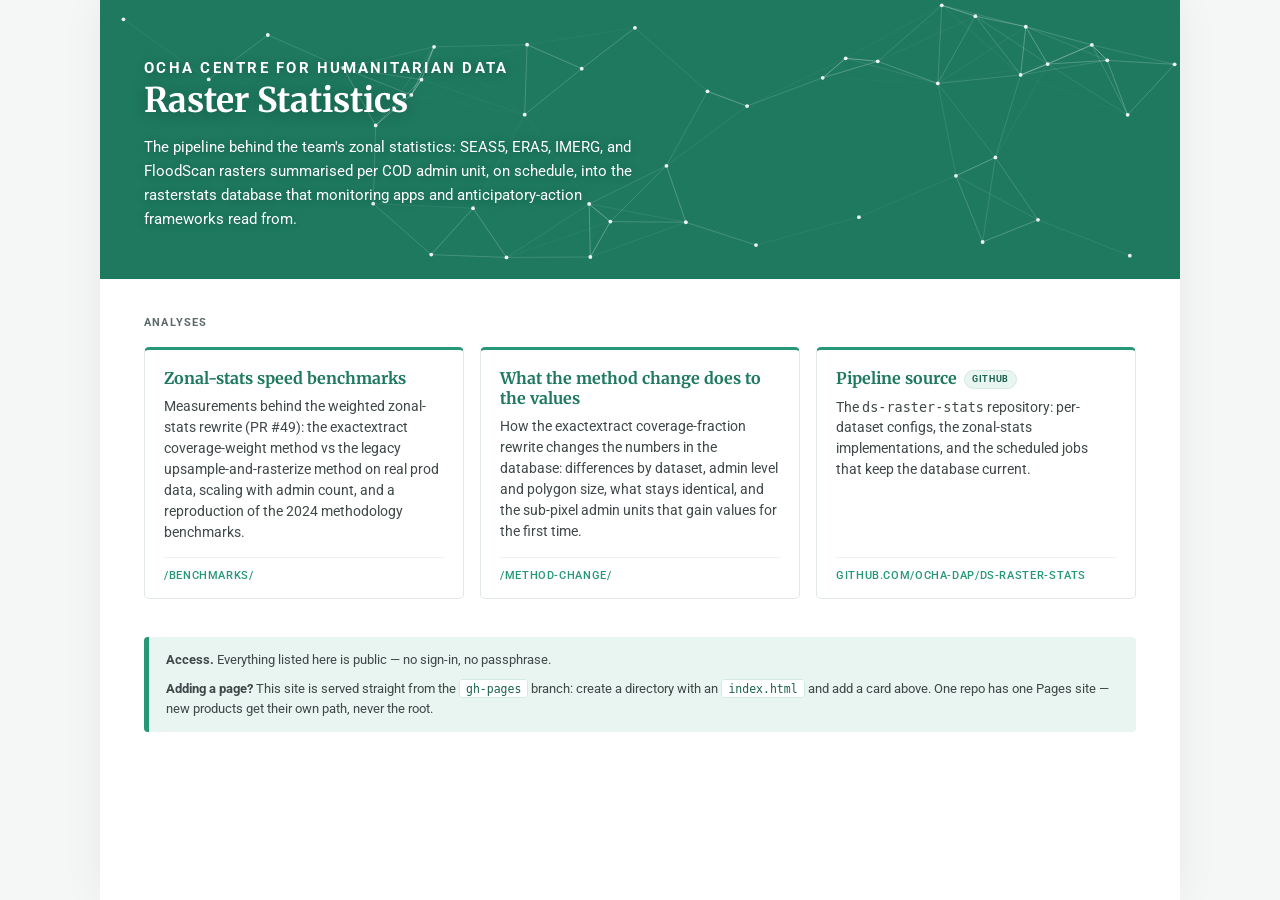
<file: index.html>
<!DOCTYPE html>
<html lang="en">
<head>
<meta charset="utf-8">
<meta name="viewport" content="width=device-width, initial-scale=1">
<title>Raster Statistics — OCHA Centre for Humanitarian Data</title>
<meta name="description" content="The CHD Data Science raster-statistics pipeline: zonal statistics from SEAS5, ERA5, IMERG, and FloodScan rasters over COD admin boundaries — methodology and benchmarks.">
<link rel="preconnect" href="https://fonts.googleapis.com">
<link rel="preconnect" href="https://fonts.gstatic.com" crossorigin>
<link href="https://fonts.googleapis.com/css2?family=Merriweather:wght@700&family=Roboto:wght@400;500;700&display=swap" rel="stylesheet">
<link rel="stylesheet" href="assets/site.css">
</head>
<body>
<div class="wrap">

  <header class="hero">
    <canvas id="bg" aria-hidden="true"></canvas>
    <div class="inner">
      <p class="eyebrow">OCHA Centre for Humanitarian Data</p>
      <h1>Raster Statistics</h1>
      <p>The pipeline behind the team's zonal statistics: SEAS5, ERA5, IMERG, and
         FloodScan rasters summarised per COD admin unit, on schedule, into the
         rasterstats database that monitoring apps and anticipatory-action
         frameworks read from.</p>
    </div>
  </header>

  <main>
    <p class="label">Analyses</p>
    <div class="grid">

      <a class="k" href="benchmarks/">
        <h2>Zonal-stats speed benchmarks</h2>
        <p>Measurements behind the weighted zonal-stats rewrite (PR&nbsp;#49):
           the exactextract coverage-weight method vs the legacy
           upsample-and-rasterize method on real prod data, scaling with admin
           count, and a reproduction of the 2024 methodology benchmarks.</p>
        <span class="foot"><em>/benchmarks/</em></span>
      </a>

      <a class="k" href="method-change/">
        <h2>What the method change does to the values</h2>
        <p>How the exactextract coverage-fraction rewrite changes the numbers
           in the database: differences by dataset, admin level and polygon
           size, what stays identical, and the sub-pixel admin units that
           gain values for the first time.</p>
        <span class="foot"><em>/method-change/</em></span>
      </a>

      <a class="k" href="https://github.com/OCHA-DAP/ds-raster-stats">
        <h2>Pipeline source<span class="chip chip-ext">GitHub</span></h2>
        <p>The <code>ds-raster-stats</code> repository: per-dataset configs,
           the zonal-stats implementations, and the scheduled jobs that keep
           the database current.</p>
        <span class="foot"><em>github.com/OCHA-DAP/ds-raster-stats</em></span>
      </a>

    </div>
  </main>

  <div class="note">
    <p><strong>Access.</strong> Everything listed here is public — no sign-in, no
       passphrase.</p>
    <p><strong>Adding a page?</strong> This site is served straight from the
       <code>gh-pages</code> branch: create a directory with an
       <code>index.html</code> and add a card above. One repo has one Pages
       site — new products get their own path, never the root.</p>
  </div>

</div>

<script src="assets/hero.js" defer></script>
</body>
</html>
</file>
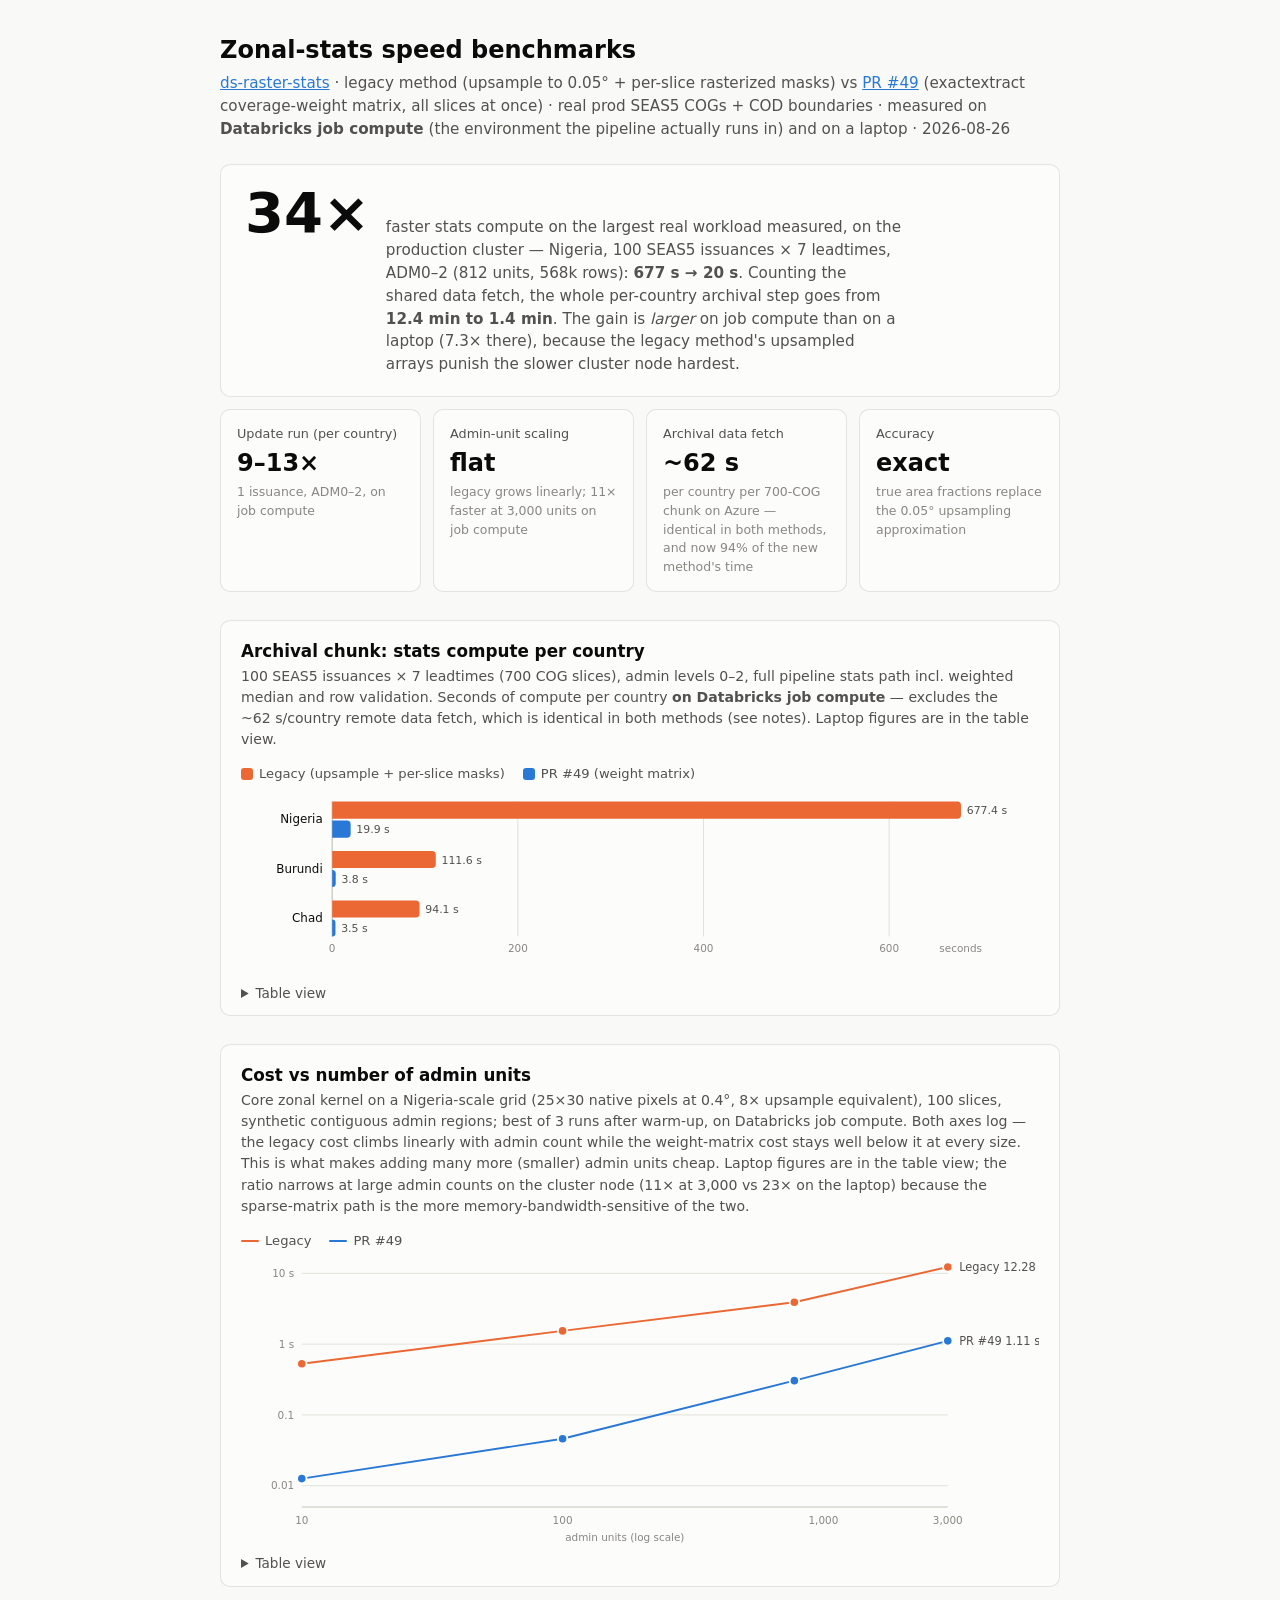
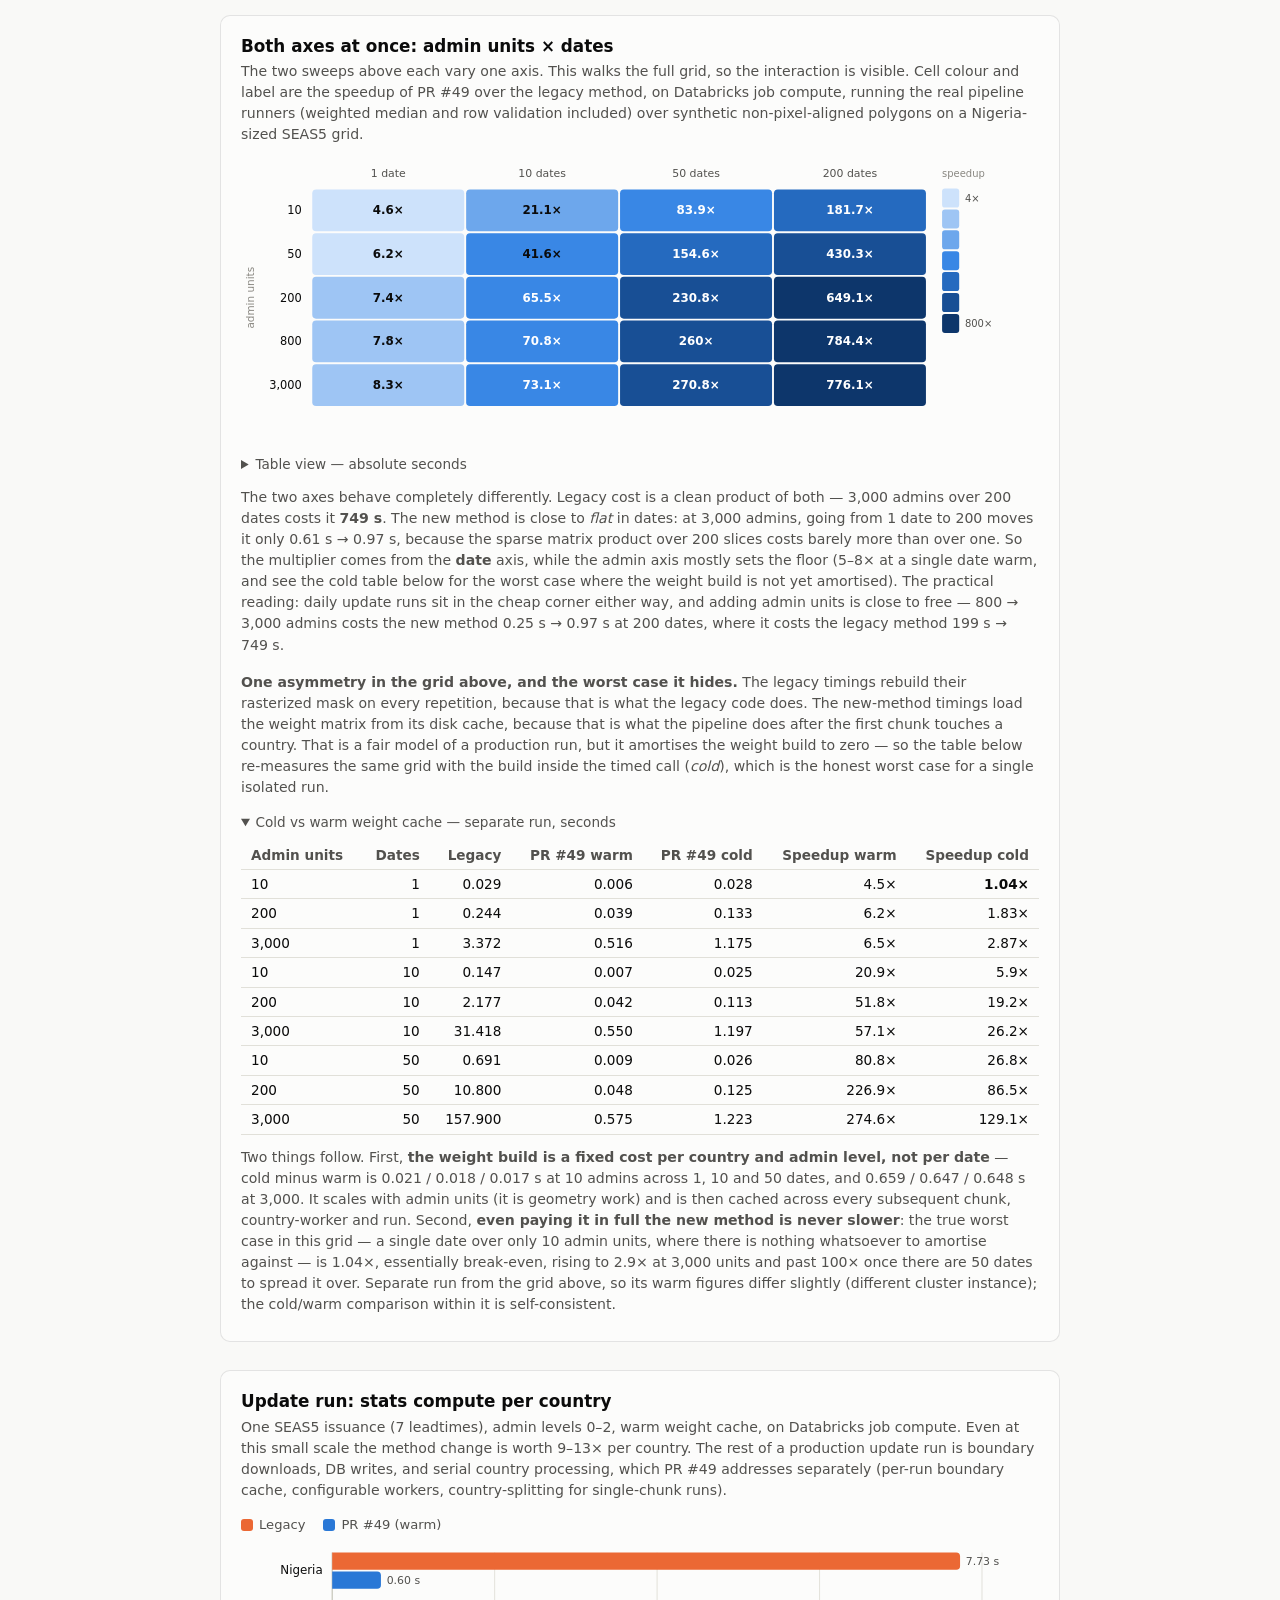
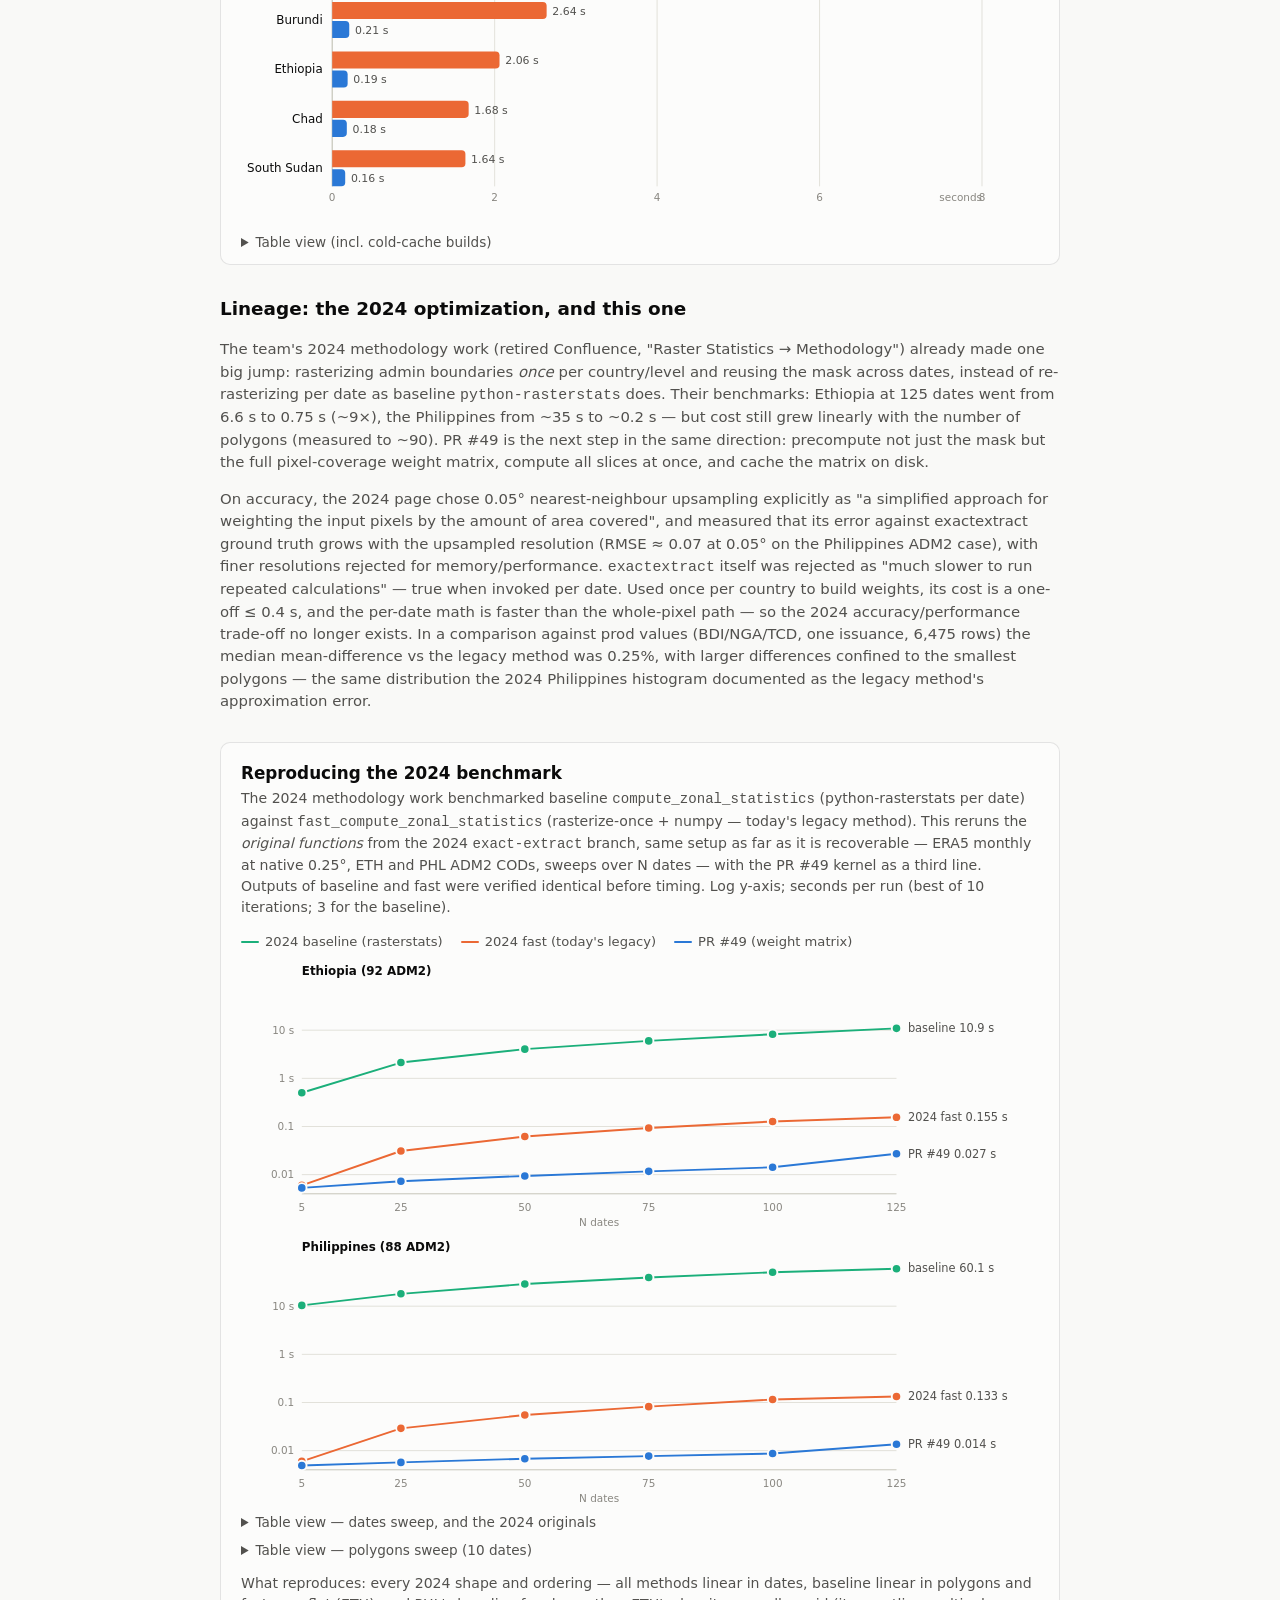
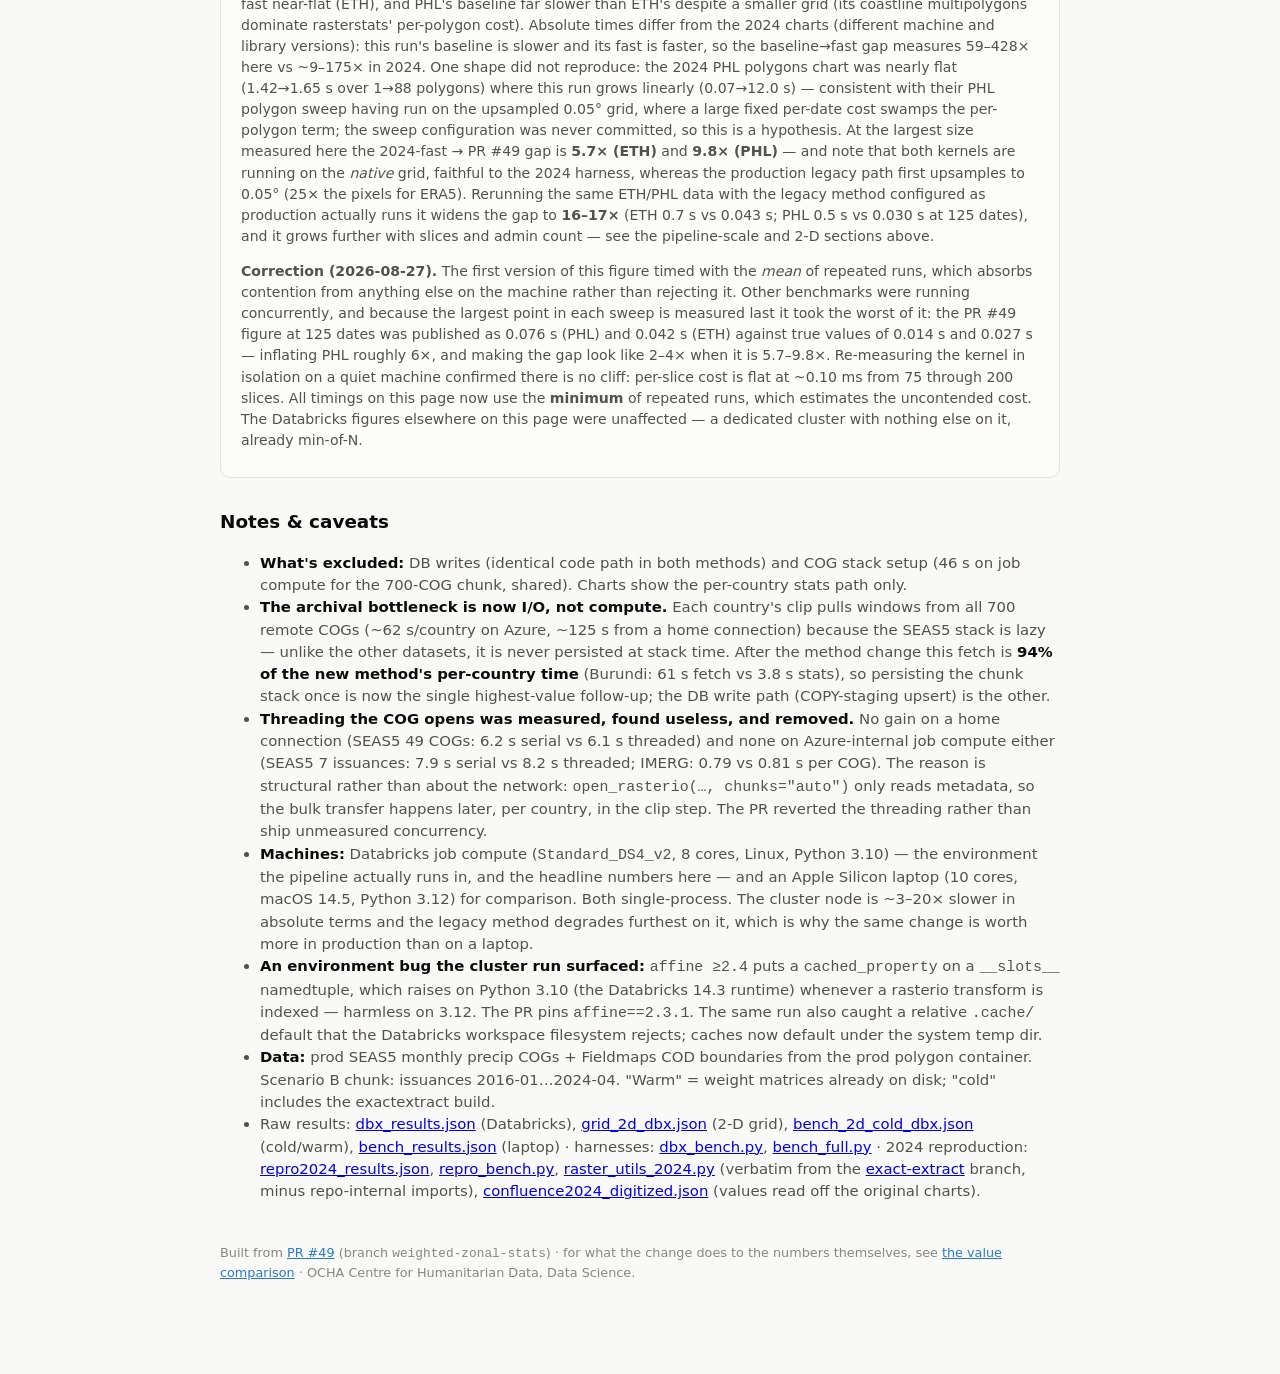
<file: benchmarks/index.html>
<!DOCTYPE html>
<html lang="en">
<head>
<meta charset="utf-8">
<meta name="viewport" content="width=device-width, initial-scale=1">
<title>ds-raster-stats · zonal-stats speed benchmarks</title>
<style>
  :root {
    color-scheme: light;
    --page: #f9f9f7;
    --surface-1: #fcfcfb;
    --text-primary: #0b0b0b;
    --text-secondary: #52514e;
    --muted: #898781;
    --grid: #e1e0d9;
    --baseline: #c3c2b7;
    --border: rgba(11,11,11,0.10);
    --series-new: #2a78d6;    /* categorical slot 1: the new method */
    --series-legacy: #eb6834; /* categorical slot 2: the legacy method */
    --series-base: #1baf7a;   /* categorical slot 3: 2024 rasterstats baseline */
  }
  @media (prefers-color-scheme: dark) {
    :root:where(:not([data-theme="light"])) {
      color-scheme: dark;
      --page: #0d0d0d;
      --surface-1: #1a1a19;
      --text-primary: #ffffff;
      --text-secondary: #c3c2b7;
      --muted: #898781;
      --grid: #2c2c2a;
      --baseline: #383835;
      --border: rgba(255,255,255,0.10);
      --series-new: #3987e5;
      --series-legacy: #d95926;
      --series-base: #199e70;
    }
  }
  :root[data-theme="dark"] {
    color-scheme: dark;
    --page: #0d0d0d;
    --surface-1: #1a1a19;
    --text-primary: #ffffff;
    --text-secondary: #c3c2b7;
    --muted: #898781;
    --grid: #2c2c2a;
    --baseline: #383835;
    --border: rgba(255,255,255,0.10);
    --series-new: #3987e5;
    --series-legacy: #d95926;
    --series-base: #199e70;
  }
  * { box-sizing: border-box; }
  body {
    margin: 0;
    background: var(--page);
    color: var(--text-primary);
    font-family: system-ui, -apple-system, "Segoe UI", sans-serif;
    line-height: 1.5;
  }
  .wrap { max-width: 880px; margin: 0 auto; padding: 32px 20px 80px; }
  header h1 { font-size: 1.5rem; margin: 0 0 4px; }
  header p.sub { color: var(--text-secondary); margin: 0 0 8px; font-size: .95rem; }
  header a { color: var(--series-new); }
  .hero {
    display: flex; align-items: baseline; gap: 16px; flex-wrap: wrap;
    background: var(--surface-1); border: 1px solid var(--border);
    border-radius: 10px; padding: 20px 24px; margin: 24px 0 12px;
  }
  .hero .big { font-size: 56px; font-weight: 650; line-height: 1; }
  .hero .expl { color: var(--text-secondary); max-width: 34em; font-size: .95rem; }
  .tiles { display: grid; grid-template-columns: repeat(auto-fit, minmax(190px, 1fr)); gap: 12px; margin: 12px 0 8px; }
  .tile {
    background: var(--surface-1); border: 1px solid var(--border);
    border-radius: 10px; padding: 14px 16px;
  }
  .tile .label { color: var(--text-secondary); font-size: .8rem; }
  .tile .value { font-size: 1.5rem; font-weight: 650; margin-top: 2px; }
  .tile .note { color: var(--muted); font-size: .78rem; margin-top: 2px; }
  figure {
    margin: 28px 0; background: var(--surface-1); border: 1px solid var(--border);
    border-radius: 10px; padding: 18px 20px 12px;
  }
  figure h2 { font-size: 1.05rem; margin: 0 0 2px; }
  figure p.caption { color: var(--text-secondary); font-size: .88rem; margin: 0 0 14px; }
  .legend { display: flex; gap: 18px; font-size: .82rem; color: var(--text-secondary); margin-bottom: 10px; }
  .legend .key { display: inline-flex; align-items: center; gap: 6px; }
  .legend .swatch { width: 12px; height: 12px; border-radius: 3px; }
  .legend .linekey { width: 18px; height: 2px; border-radius: 1px; }
  svg text { font-family: system-ui, -apple-system, "Segoe UI", sans-serif; }
  .chart-svg { width: 100%; height: auto; display: block; }
  details { margin-top: 8px; }
  details summary { cursor: pointer; color: var(--text-secondary); font-size: .85rem; }
  table { border-collapse: collapse; margin-top: 8px; font-size: .85rem; width: 100%; }
  th, td { text-align: right; padding: 4px 10px; border-bottom: 1px solid var(--grid); font-variant-numeric: tabular-nums; }
  th:first-child, td:first-child { text-align: left; }
  th { color: var(--text-secondary); font-weight: 600; }
  section.prose { margin: 30px 0; }
  section.prose h2 { font-size: 1.15rem; }
  section.prose p, section.prose li { color: var(--text-secondary); font-size: .93rem; }
  section.prose strong { color: var(--text-primary); }
  .tooltip {
    position: fixed; pointer-events: none; z-index: 10; display: none;
    background: var(--surface-1); color: var(--text-primary);
    border: 1px solid var(--border); border-radius: 8px;
    padding: 8px 12px; font-size: .82rem; box-shadow: 0 4px 14px rgba(0,0,0,.18);
  }
  .tooltip .t-title { color: var(--text-secondary); margin-bottom: 3px; }
  .tooltip .row { display: flex; align-items: center; gap: 7px; }
  .tooltip .row .k { width: 14px; height: 3px; border-radius: 1px; }
  .tooltip .row b { font-variant-numeric: tabular-nums; }
  .tooltip .row span { color: var(--text-secondary); }
  footer { margin-top: 40px; color: var(--muted); font-size: .8rem; }
  footer a { color: var(--series-new); }
</style>
</head>
<body>
<div class="wrap">

<header>
  <h1>Zonal-stats speed benchmarks</h1>
  <p class="sub">
    <a href="https://github.com/OCHA-DAP/ds-raster-stats">ds-raster-stats</a> ·
    legacy method (upsample to 0.05° + per-slice rasterized masks) vs
    <a href="https://github.com/OCHA-DAP/ds-raster-stats/pull/49">PR&nbsp;#49</a>
    (exactextract coverage-weight matrix, all slices at once) ·
    real prod SEAS5 COGs + COD boundaries · measured on
    <strong>Databricks job compute</strong> (the environment the pipeline
    actually runs in) and on a laptop · 2026-08-26
  </p>
</header>

<div class="hero">
  <div class="big">34×</div>
  <div class="expl">
    faster stats compute on the largest real workload measured, on the
    production cluster — Nigeria, 100 SEAS5 issuances × 7 leadtimes, ADM0–2
    (812 units, 568k rows): <strong>677&nbsp;s&nbsp;→&nbsp;20&nbsp;s</strong>.
    Counting the shared data fetch, the whole per-country archival step goes
    from <strong>12.4&nbsp;min to 1.4&nbsp;min</strong>. The gain is
    <em>larger</em> on job compute than on a laptop (7.3× there), because the
    legacy method's upsampled arrays punish the slower cluster node hardest.
  </div>
</div>

<div class="tiles">
  <div class="tile">
    <div class="label">Update run (per country)</div>
    <div class="value">9–13×</div>
    <div class="note">1 issuance, ADM0–2, on job compute</div>
  </div>
  <div class="tile">
    <div class="label">Admin-unit scaling</div>
    <div class="value">flat</div>
    <div class="note">legacy grows linearly; 11× faster at 3,000 units on job compute</div>
  </div>
  <div class="tile">
    <div class="label">Archival data fetch</div>
    <div class="value">~62 s</div>
    <div class="note">per country per 700-COG chunk on Azure — identical in both methods, and now 94% of the new method's time</div>
  </div>
  <div class="tile">
    <div class="label">Accuracy</div>
    <div class="value">exact</div>
    <div class="note">true area fractions replace the 0.05° upsampling approximation</div>
  </div>
</div>

<figure id="fig-archival">
  <h2>Archival chunk: stats compute per country</h2>
  <p class="caption">
    100 SEAS5 issuances × 7 leadtimes (700 COG slices), admin levels 0–2,
    full pipeline stats path incl. weighted median and row validation.
    Seconds of compute per country <strong>on Databricks job compute</strong>
    — excludes the ~62&nbsp;s/country remote data fetch, which is identical in
    both methods (see notes). Laptop figures are in the table view.
  </p>
  <div class="legend">
    <span class="key"><span class="swatch" style="background:var(--series-legacy)"></span>Legacy (upsample + per-slice masks)</span>
    <span class="key"><span class="swatch" style="background:var(--series-new)"></span>PR #49 (weight matrix)</span>
  </div>
  <div id="chart-archival"></div>
  <details><summary>Table view</summary>
    <table>
      <thead><tr><th>Country</th><th>ADM2 units</th><th>Rows</th><th>DBX legacy (s)</th><th>DBX PR #49 (s)</th><th>DBX speedup</th><th>DBX end-to-end</th><th>Laptop speedup</th></tr></thead>
      <tbody>
        <tr><td>Nigeria</td><td>774</td><td>568,400</td><td>677.4</td><td>19.9</td><td>34.1×</td><td>742 s → 83 s (8.9×)</td><td>7.3×</td></tr>
        <tr><td>Chad</td><td>70</td><td>65,800</td><td>94.1</td><td>3.5</td><td>26.5×</td><td>159 s → 64 s (2.5×)</td><td>7.0×</td></tr>
        <tr><td>Burundi</td><td>119</td><td>96,600</td><td>111.6</td><td>3.8</td><td>29.4×</td><td>174 s → 65 s (2.7×)</td><td>4.4×</td></tr>
      </tbody>
    </table>
  </details>
</figure>

<figure id="fig-scaling">
  <h2>Cost vs number of admin units</h2>
  <p class="caption">
    Core zonal kernel on a Nigeria-scale grid (25×30 native pixels at 0.4°,
    8× upsample equivalent), 100 slices, synthetic contiguous admin regions;
    best of 3 runs after warm-up, on Databricks job compute. Both axes log —
    the legacy cost climbs linearly with admin count while the weight-matrix
    cost stays well below it at every size. This is what makes adding many
    more (smaller) admin units cheap. Laptop figures are in the table view;
    the ratio narrows at large admin counts on the cluster node (11× at
    3,000 vs 23× on the laptop) because the sparse-matrix path is the more
    memory-bandwidth-sensitive of the two.
  </p>
  <div class="legend">
    <span class="key"><span class="linekey" style="background:var(--series-legacy)"></span>Legacy</span>
    <span class="key"><span class="linekey" style="background:var(--series-new)"></span>PR #49</span>
  </div>
  <div id="chart-scaling"></div>
  <details><summary>Table view</summary>
    <table>
      <thead><tr><th>Admin units</th><th>DBX legacy (s)</th><th>DBX PR #49 (s)</th><th>DBX speedup</th><th>Laptop legacy (s)</th><th>Laptop PR #49 (s)</th></tr></thead>
      <tbody>
        <tr><td>10</td><td>0.528</td><td>0.013</td><td>42×</td><td>0.179</td><td>0.011</td></tr>
        <tr><td>100</td><td>1.537</td><td>0.046</td><td>33×</td><td>0.438</td><td>0.010</td></tr>
        <tr><td>774</td><td>3.906</td><td>0.305</td><td>13×</td><td>1.478</td><td>0.051</td></tr>
        <tr><td>3,000</td><td>12.280</td><td>1.112</td><td>11×</td><td>4.412</td><td>0.193</td></tr>
      </tbody>
    </table>
  </details>
</figure>

<figure id="fig-grid">
  <h2>Both axes at once: admin units × dates</h2>
  <p class="caption">
    The two sweeps above each vary one axis. This walks the full grid, so the
    interaction is visible. Cell colour and label are the speedup of
    PR&nbsp;#49 over the legacy method, on Databricks job compute, running the
    real pipeline runners (weighted median and row validation included) over
    synthetic non-pixel-aligned polygons on a Nigeria-sized SEAS5 grid.
  </p>
  <div id="chart-grid"></div>
  <details><summary>Table view — absolute seconds</summary>
    <div class="scroll"><table>
      <thead><tr><th>Admin units</th><th>Dates</th><th>Legacy (s)</th><th>PR #49 (s)</th><th>Speedup</th></tr></thead>
      <tbody id="grid-tbody"></tbody>
    </table></div>
  </details>
  <p class="caption" style="margin-top:12px">
    The two axes behave completely differently. Legacy cost is a clean
    product of both — 3,000 admins over 200 dates costs it
    <strong>749&nbsp;s</strong>. The new method is close to <em>flat</em> in
    dates: at 3,000 admins, going from 1 date to 200 moves it only
    0.61&nbsp;s → 0.97&nbsp;s, because the sparse matrix product over 200
    slices costs barely more than over one. So the multiplier comes from the
    <strong>date</strong> axis, while the admin axis mostly sets the floor
    (5–8× at a single date warm, and see the cold table below for the worst case where the weight build is not yet amortised). The
    practical reading: daily update runs sit in the cheap corner either way,
    and adding admin units is close to free — 800 → 3,000 admins costs the
    new method 0.25&nbsp;s → 0.97&nbsp;s at 200 dates, where it costs the
    legacy method 199&nbsp;s → 749&nbsp;s.
  </p>

  <p class="caption" style="margin-top:16px">
    <strong>One asymmetry in the grid above, and the worst case it hides.</strong>
    The legacy timings rebuild their rasterized mask on every repetition,
    because that is what the legacy code does. The new-method timings load
    the weight matrix from its disk cache, because that is what the pipeline
    does after the first chunk touches a country. That is a fair model of a
    production run, but it amortises the weight build to zero — so the table
    below re-measures the same grid with the build inside the timed call
    (<em>cold</em>), which is the honest worst case for a single isolated run.
  </p>
  <details open><summary>Cold vs warm weight cache — separate run, seconds</summary>
    <div class="scroll"><table>
      <thead><tr><th>Admin units</th><th>Dates</th><th>Legacy</th><th>PR #49 warm</th><th>PR #49 cold</th><th>Speedup warm</th><th>Speedup cold</th></tr></thead>
      <tbody>
        <tr><td>10</td><td>1</td><td>0.029</td><td>0.006</td><td>0.028</td><td>4.5×</td><td><strong>1.04×</strong></td></tr>
        <tr><td>200</td><td>1</td><td>0.244</td><td>0.039</td><td>0.133</td><td>6.2×</td><td>1.83×</td></tr>
        <tr><td>3,000</td><td>1</td><td>3.372</td><td>0.516</td><td>1.175</td><td>6.5×</td><td>2.87×</td></tr>
        <tr><td>10</td><td>10</td><td>0.147</td><td>0.007</td><td>0.025</td><td>20.9×</td><td>5.9×</td></tr>
        <tr><td>200</td><td>10</td><td>2.177</td><td>0.042</td><td>0.113</td><td>51.8×</td><td>19.2×</td></tr>
        <tr><td>3,000</td><td>10</td><td>31.418</td><td>0.550</td><td>1.197</td><td>57.1×</td><td>26.2×</td></tr>
        <tr><td>10</td><td>50</td><td>0.691</td><td>0.009</td><td>0.026</td><td>80.8×</td><td>26.8×</td></tr>
        <tr><td>200</td><td>50</td><td>10.800</td><td>0.048</td><td>0.125</td><td>226.9×</td><td>86.5×</td></tr>
        <tr><td>3,000</td><td>50</td><td>157.900</td><td>0.575</td><td>1.223</td><td>274.6×</td><td>129.1×</td></tr>
      </tbody>
    </table></div>
  </details>
  <p class="caption" style="margin-top:12px">
    Two things follow. First, <strong>the weight build is a fixed cost per
    country and admin level, not per date</strong> — cold minus warm is
    0.021 / 0.018 / 0.017&nbsp;s at 10 admins across 1, 10 and 50 dates, and
    0.659 / 0.647 / 0.648&nbsp;s at 3,000. It scales with admin units
    (it is geometry work) and is then cached across every subsequent chunk,
    country-worker and run. Second, <strong>even paying it in full the new
    method is never slower</strong>: the true worst case in this grid — a
    single date over only 10 admin units, where there is nothing whatsoever
    to amortise against — is 1.04×, essentially break-even, rising to 2.9×
    at 3,000 units and past 100× once there are 50 dates to spread it over.
    Separate run from the grid above, so its warm figures differ slightly
    (different cluster instance); the cold/warm comparison within it is
    self-consistent.
  </p>
</figure>

<figure id="fig-update">
  <h2>Update run: stats compute per country</h2>
    <p class="caption">
    One SEAS5 issuance (7 leadtimes), admin levels 0–2, warm weight cache,
    on Databricks job compute. Even at this small scale the method change is
    worth 9–13× per country. The rest of a production update run is boundary
    downloads, DB writes, and serial country processing, which PR&nbsp;#49
    addresses separately (per-run boundary cache, configurable workers,
    country-splitting for single-chunk runs).
  </p>
  <div class="legend">
    <span class="key"><span class="swatch" style="background:var(--series-legacy)"></span>Legacy</span>
    <span class="key"><span class="swatch" style="background:var(--series-new)"></span>PR #49 (warm)</span>
  </div>
  <div id="chart-update"></div>
  <details><summary>Table view (incl. cold-cache builds)</summary>
    <table>
      <thead><tr><th>Country</th><th>ADM2 units</th><th>Legacy (s)</th><th>PR #49 warm (s)</th><th>PR #49 cold (s)</th><th>Speedup</th></tr></thead>
      <tbody>
        <tr><td>Nigeria</td><td>774</td><td>7.73</td><td>0.60</td><td>1.63</td><td>12.9×</td></tr>
        <tr><td>Burundi</td><td>119</td><td>2.64</td><td>0.21</td><td>0.63</td><td>12.6×</td></tr>
        <tr><td>Ethiopia</td><td>92</td><td>2.06</td><td>0.19</td><td>1.06</td><td>10.7×</td></tr>
        <tr><td>South Sudan</td><td>79</td><td>1.64</td><td>0.16</td><td>0.79</td><td>9.9×</td></tr>
        <tr><td>Chad</td><td>70</td><td>1.68</td><td>0.18</td><td>0.43</td><td>9.3×</td></tr>
      </tbody>
    </table>
  </details>
</figure>

<section class="prose">
  <h2>Lineage: the 2024 optimization, and this one</h2>
  <p>
    The team's 2024 methodology work (retired Confluence, "Raster Statistics
    → Methodology") already made one big jump: rasterizing admin boundaries
    <em>once</em> per country/level and reusing the mask across dates, instead
    of re-rasterizing per date as baseline <code>python-rasterstats</code>
    does. Their benchmarks: Ethiopia at 125 dates went from 6.6&nbsp;s to
    0.75&nbsp;s (~9×), the Philippines from ~35&nbsp;s to ~0.2&nbsp;s — but
    cost still grew linearly with the number of polygons (measured to ~90).
    PR&nbsp;#49 is the next step in the same direction: precompute not just
    the mask but the full pixel-coverage weight matrix, compute all slices at
    once, and cache the matrix on disk.
  </p>
  <p>
    On accuracy, the 2024 page chose 0.05° nearest-neighbour upsampling
    explicitly as "a simplified approach for weighting the input pixels by
    the amount of area covered", and measured that its error against
    exactextract ground truth grows with the upsampled resolution (RMSE
    ≈ 0.07 at 0.05° on the Philippines ADM2 case), with finer resolutions
    rejected for memory/performance. <code>exactextract</code> itself was
    rejected as "much slower to run repeated calculations" — true when
    invoked per date. Used once per country to build weights, its cost is a
    one-off ≤ 0.4&nbsp;s, and the per-date math is faster than the whole-pixel
    path — so the 2024 accuracy/performance trade-off no longer exists. In a
    comparison against prod values (BDI/NGA/TCD, one issuance, 6,475 rows)
    the median mean-difference vs the legacy method was 0.25%, with larger
    differences confined to the smallest polygons — the same distribution the
    2024 Philippines histogram documented as the legacy method's
    approximation error.
  </p>
</section>

<figure id="fig-repro">
  <h2>Reproducing the 2024 benchmark</h2>
  <p class="caption">
    The 2024 methodology work benchmarked baseline
    <code>compute_zonal_statistics</code> (python-rasterstats per date) against
    <code>fast_compute_zonal_statistics</code> (rasterize-once + numpy — today's
    legacy method). This reruns the <em>original functions</em> from the
    2024 <code>exact-extract</code> branch, same setup as far as it is
    recoverable — ERA5 monthly at native 0.25°, ETH and PHL ADM2 CODs,
    sweeps over N dates — with the PR&nbsp;#49 kernel as a third line.
    Outputs of baseline and fast were verified identical before timing.
    Log y-axis; seconds per run (best of 10 iterations; 3 for the baseline).
  </p>
  <div class="legend">
    <span class="key"><span class="linekey" style="background:var(--series-base)"></span>2024 baseline (rasterstats)</span>
    <span class="key"><span class="linekey" style="background:var(--series-legacy)"></span>2024 fast (today's legacy)</span>
    <span class="key"><span class="linekey" style="background:var(--series-new)"></span>PR #49 (weight matrix)</span>
  </div>
  <div id="chart-repro-eth"></div>
  <div id="chart-repro-phl" style="margin-top:10px"></div>
  <details><summary>Table view — dates sweep, and the 2024 originals</summary>
    <table>
      <thead><tr><th>Country · N dates</th><th>Baseline (s)</th><th>Fast (s)</th><th>PR #49 (s)</th><th>2024 chart: baseline / fast (s)</th></tr></thead>
      <tbody>
        <tr><td>ETH · 5</td><td>0.50</td><td>0.006</td><td>0.005</td><td>~0.5 / ~0.05</td></tr>
        <tr><td>ETH · 125</td><td>10.93</td><td>0.155</td><td>0.027</td><td>~6.6 / ~0.75</td></tr>
        <tr><td>PHL · 5</td><td>10.39</td><td>0.006</td><td>0.005</td><td>~1.4 / ~0.02</td></tr>
        <tr><td>PHL · 125</td><td>60.12</td><td>0.133</td><td>0.014</td><td>~35.3 / ~0.2</td></tr>
      </tbody>
    </table>
  </details>
  <details><summary>Table view — polygons sweep (10 dates)</summary>
    <table>
      <thead><tr><th>Country · N polygons</th><th>Baseline (s)</th><th>Fast (s)</th><th>PR #49 (s)</th></tr></thead>
      <tbody>
        <tr><td>ETH · 1</td><td>0.046</td><td>0.006</td><td>0.0001</td></tr>
        <tr><td>ETH · 25</td><td>0.310</td><td>0.008</td><td>0.0016</td></tr>
        <tr><td>ETH · 92</td><td>0.963</td><td>0.013</td><td>0.0057</td></tr>
        <tr><td>PHL · 1</td><td>0.061</td><td>0.006</td><td>0.0002</td></tr>
        <tr><td>PHL · 25</td><td>5.471</td><td>0.008</td><td>0.0015</td></tr>
        <tr><td>PHL · 88</td><td>12.919</td><td>0.013</td><td>0.0051</td></tr>
      </tbody>
    </table>
  </details>
  <p class="caption" style="margin-top:12px">
    What reproduces: every 2024 shape and ordering — all methods linear in
    dates, baseline linear in polygons and fast near-flat (ETH), and PHL's
    baseline far slower than ETH's despite a smaller grid (its coastline
    multipolygons dominate rasterstats' per-polygon cost). Absolute times
    differ from the 2024 charts (different machine and library versions):
    this run's baseline is slower and its fast is faster, so the
    baseline→fast gap measures 59–428× here vs ~9–175× in 2024. One shape
    did not reproduce: the 2024 PHL polygons chart was nearly flat
    (1.42→1.65&nbsp;s over 1→88 polygons) where this run grows linearly
    (0.07→12.0&nbsp;s) — consistent with their PHL polygon sweep having run
    on the upsampled 0.05° grid, where a large fixed per-date cost swamps
    the per-polygon term; the sweep configuration was never committed, so
    this is a hypothesis. At the largest size measured here the 2024-fast →
    PR&nbsp;#49 gap is <strong>5.7× (ETH)</strong> and
    <strong>9.8× (PHL)</strong> — and note that both kernels are running on
    the <em>native</em> grid, faithful to the 2024 harness, whereas the
    production legacy path first upsamples to 0.05° (25× the pixels for
    ERA5). Rerunning the same ETH/PHL data with the legacy method configured
    as production actually runs it widens the gap to <strong>16–17×</strong>
    (ETH 0.7&nbsp;s vs 0.043&nbsp;s; PHL 0.5&nbsp;s vs 0.030&nbsp;s at 125
    dates), and it grows further with slices and admin count — see the
    pipeline-scale and 2-D sections above.
  </p>
  <p class="caption" style="margin-top:10px">
    <strong>Correction (2026-08-27).</strong> The first version of this
    figure timed with the <em>mean</em> of repeated runs, which absorbs
    contention from anything else on the machine rather than rejecting it.
    Other benchmarks were running concurrently, and because the largest
    point in each sweep is measured last it took the worst of it: the
    PR&nbsp;#49 figure at 125 dates was published as 0.076&nbsp;s (PHL) and
    0.042&nbsp;s (ETH) against true values of 0.014&nbsp;s and
    0.027&nbsp;s — inflating PHL roughly 6×, and making the gap look like
    2–4× when it is 5.7–9.8×. Re-measuring the kernel in isolation on a
    quiet machine confirmed there is no cliff: per-slice cost is flat at
    ~0.10&nbsp;ms from 75 through 200 slices. All timings on this page now
    use the <strong>minimum</strong> of repeated runs, which estimates the
    uncontended cost. The Databricks figures elsewhere on this page were
    unaffected — a dedicated cluster with nothing else on it, already
    min-of-N.
  </p>
</figure>

<section class="prose">
  <h2>Notes &amp; caveats</h2>
  <ul>
    <li><strong>What's excluded:</strong> DB writes (identical code path in
      both methods) and COG stack setup (46&nbsp;s on job compute for the
      700-COG chunk, shared). Charts show the per-country stats path only.</li>
    <li><strong>The archival bottleneck is now I/O, not compute.</strong>
      Each country's clip pulls windows from all 700 remote COGs
      (~62&nbsp;s/country on Azure, ~125&nbsp;s from a home connection)
      because the SEAS5 stack is lazy — unlike the other datasets, it is
      never persisted at stack time. After the method change this fetch is
      <strong>94% of the new method's per-country time</strong> (Burundi:
      61&nbsp;s fetch vs 3.8&nbsp;s stats), so persisting the chunk stack
      once is now the single highest-value follow-up; the DB write path
      (COPY-staging upsert) is the other.</li>
    <li><strong>Threading the COG opens was measured, found useless, and
      removed.</strong> No gain on a home connection (SEAS5 49 COGs:
      6.2&nbsp;s serial vs 6.1&nbsp;s threaded) and none on Azure-internal
      job compute either (SEAS5 7 issuances: 7.9&nbsp;s serial vs
      8.2&nbsp;s threaded; IMERG: 0.79 vs 0.81&nbsp;s per COG). The reason
      is structural rather than about the network: <code>open_rasterio(…,
      chunks="auto")</code> only reads metadata, so the bulk transfer
      happens later, per country, in the clip step. The PR reverted the
      threading rather than ship unmeasured concurrency.</li>
    <li><strong>Machines:</strong> Databricks job compute
      (<code>Standard_DS4_v2</code>, 8 cores, Linux, Python&nbsp;3.10) — the
      environment the pipeline actually runs in, and the headline numbers
      here — and an Apple Silicon laptop (10 cores, macOS&nbsp;14.5,
      Python&nbsp;3.12) for comparison. Both single-process. The cluster
      node is ~3–20× slower in absolute terms and the legacy method degrades
      furthest on it, which is why the same change is worth more in
      production than on a laptop.</li>
    <li><strong>An environment bug the cluster run surfaced:</strong>
      <code>affine&nbsp;≥2.4</code> puts a <code>cached_property</code> on a
      <code>__slots__</code> namedtuple, which raises on Python&nbsp;3.10
      (the Databricks 14.3 runtime) whenever a rasterio transform is indexed
      — harmless on 3.12. The PR pins <code>affine==2.3.1</code>. The same
      run also caught a relative <code>.cache/</code> default that the
      Databricks workspace filesystem rejects; caches now default under the
      system temp dir.</li>
    <li><strong>Data:</strong> prod SEAS5 monthly precip COGs + Fieldmaps COD
      boundaries from the prod polygon container. Scenario B chunk:
      issuances 2016-01…2024-04. "Warm" = weight matrices already on disk;
      "cold" includes the exactextract build.</li>
    <li>Raw results:
      <a href="dbx_results.json">dbx_results.json</a> (Databricks),
      <a href="grid_2d_dbx.json">grid_2d_dbx.json</a> (2-D grid),
      <a href="bench_2d_cold_dbx.json">bench_2d_cold_dbx.json</a> (cold/warm),
      <a href="bench_results.json">bench_results.json</a> (laptop) ·
      harnesses: <a href="dbx_bench.py">dbx_bench.py</a>,
      <a href="bench_full.py">bench_full.py</a> · 2024 reproduction:
      <a href="repro2024_results.json">repro2024_results.json</a>,
      <a href="repro_bench.py">repro_bench.py</a>,
      <a href="raster_utils_2024.py">raster_utils_2024.py</a> (verbatim from the
      <a href="https://github.com/OCHA-DAP/ds-raster-stats/tree/exact-extract">exact-extract</a>
      branch, minus repo-internal imports),
      <a href="confluence2024_digitized.json">confluence2024_digitized.json</a>
      (values read off the original charts).</li>
  </ul>
</section>

<footer>
  Built from <a href="https://github.com/OCHA-DAP/ds-raster-stats/pull/49">PR #49</a>
  (branch <code>weighted-zonal-stats</code>) · for what the change does to the
  numbers themselves, see <a href="../method-change/">the value comparison</a> ·
  OCHA Centre for Humanitarian Data, Data Science.
</footer>

</div>

<div class="tooltip" id="tooltip"></div>

<script>
(function () {
  "use strict";
  var css = getComputedStyle(document.documentElement);
  function color(name) { return css.getPropertyValue(name).trim(); }
  var NS = "http://www.w3.org/2000/svg";
  function el(tag, attrs, parent) {
    var e = document.createElementNS(NS, tag);
    for (var k in attrs) e.setAttribute(k, attrs[k]);
    if (parent) parent.appendChild(e);
    return e;
  }
  var tooltip = document.getElementById("tooltip");
  function showTip(evt, title, rows) {
    tooltip.textContent = "";
    var t = document.createElement("div");
    t.className = "t-title";
    t.textContent = title;
    tooltip.appendChild(t);
    rows.forEach(function (r) {
      var d = document.createElement("div");
      d.className = "row";
      var k = document.createElement("span");
      k.className = "k";
      k.style.background = r.color;
      var b = document.createElement("b");
      b.textContent = r.value;
      var s = document.createElement("span");
      s.textContent = r.label;
      d.appendChild(k); d.appendChild(b); d.appendChild(s);
      tooltip.appendChild(d);
    });
    tooltip.style.display = "block";
    moveTip(evt);
  }
  function moveTip(evt) {
    var x = evt.clientX + 14, y = evt.clientY + 14;
    var r = tooltip.getBoundingClientRect();
    if (x + r.width > window.innerWidth - 8) x = evt.clientX - r.width - 14;
    if (y + r.height > window.innerHeight - 8) y = evt.clientY - r.height - 14;
    tooltip.style.left = x + "px";
    tooltip.style.top = y + "px";
  }
  function hideTip() { tooltip.style.display = "none"; }

  // rounded data-end (right), square at the baseline (left)
  function barPath(x, y, w, h, r) {
    if (w < r) r = Math.max(w, 0.5);
    return "M" + x + "," + y +
      " L" + (x + w - r) + "," + y +
      " Q" + (x + w) + "," + y + " " + (x + w) + "," + (y + r) +
      " L" + (x + w) + "," + (y + h - r) +
      " Q" + (x + w) + "," + (y + h) + " " + (x + w - r) + "," + (y + h) +
      " L" + x + "," + (y + h) + " Z";
  }

  function groupedHBar(containerId, rows, opts) {
    var container = document.getElementById(containerId);
    var W = 840, labelW = 96, padR = 60, padT = 8;
    var barH = 18, gap = 2, groupGap = 14;
    var groupH = barH * 2 + gap;
    var axisH = 26;
    var H = padT + rows.length * (groupH + groupGap) + axisH;
    var plotW = W - labelW - padR;
    var maxV = opts.max;
    var svg = el("svg", { viewBox: "0 0 " + W + " " + H, "class": "chart-svg",
      role: "img", "aria-label": opts.aria }, container);
    var x = function (v) { return labelW + (v / maxV) * plotW; };
    var yAxis = padT + rows.length * (groupH + groupGap) - groupGap + 8;

    opts.ticks.forEach(function (t) {
      el("line", { x1: x(t), y1: padT, x2: x(t), y2: yAxis - 8,
        stroke: color("--grid"), "stroke-width": 1 }, svg);
      var lbl = el("text", { x: x(t), y: yAxis + 8, "text-anchor": "middle",
        "font-size": 11, fill: color("--muted") }, svg);
      lbl.textContent = opts.tickFmt(t);
    });
    el("line", { x1: labelW, y1: padT, x2: labelW, y2: yAxis - 8,
      stroke: color("--baseline"), "stroke-width": 1 }, svg);
    var unit = el("text", { x: W - padR, y: yAxis + 8, "text-anchor": "end",
      "font-size": 11, fill: color("--muted") }, svg);
    unit.textContent = opts.unit;

    rows.forEach(function (row, i) {
      var y0 = padT + i * (groupH + groupGap);
      var lbl = el("text", { x: labelW - 10, y: y0 + groupH / 2 + 4,
        "text-anchor": "end", "font-size": 12.5, fill: color("--text-primary") }, svg);
      lbl.textContent = row.label;
      [["legacy", color("--series-legacy"), 0], ["nw", color("--series-new"), 1]]
        .forEach(function (s) {
          var v = row[s[0]];
          var w = Math.max((v / maxV) * plotW, 1.5);
          el("path", { d: barPath(labelW, y0 + s[2] * (barH + gap), w, barH, 4),
            fill: s[1] }, svg);
          var vl = el("text", { x: labelW + w + 6,
            y: y0 + s[2] * (barH + gap) + barH - 4.5, "font-size": 11.5,
            fill: color("--text-secondary") }, svg);
          vl.textContent = opts.valFmt(v);
        });
      var hit = el("rect", { x: 0, y: y0 - groupGap / 2, width: W,
        height: groupH + groupGap, fill: "transparent", tabindex: 0 }, svg);
      function over(evt) {
        showTip(evt, row.label + " — " + opts.tipUnit, [
          { color: color("--series-new"), value: opts.valFmt(row.nw), label: "PR #49" },
          { color: color("--series-legacy"), value: opts.valFmt(row.legacy), label: "legacy" },
          { color: "transparent", value: (row.legacy / row.nw).toFixed(1) + "×", label: "speedup" }
        ]);
      }
      hit.addEventListener("pointermove", over);
      hit.addEventListener("pointerleave", hideTip);
      hit.addEventListener("focus", function () {
        var r = hit.getBoundingClientRect();
        over({ clientX: r.left + labelW + 120, clientY: r.top + 10 });
      });
      hit.addEventListener("blur", hideTip);
    });
  }

  groupedHBar("chart-archival", [
    { label: "Nigeria", legacy: 677.4, nw: 19.9 },
    { label: "Burundi", legacy: 111.6, nw: 3.8 },
    { label: "Chad", legacy: 94.1, nw: 3.5 }
  ], {
    max: 700, ticks: [0, 200, 400, 600], unit: "seconds",
    tickFmt: function (t) { return String(t); },
    valFmt: function (v) { return v.toFixed(1) + " s"; },
    tipUnit: "700 slices, ADM0–2, job compute",
    aria: "Grouped bar chart: archival-chunk stats seconds per country, legacy vs PR 49"
  });

  groupedHBar("chart-update", [
    { label: "Nigeria", legacy: 7.73, nw: 0.60 },
    { label: "Burundi", legacy: 2.64, nw: 0.21 },
    { label: "Ethiopia", legacy: 2.06, nw: 0.19 },
    { label: "Chad", legacy: 1.68, nw: 0.18 },
    { label: "South Sudan", legacy: 1.64, nw: 0.16 }
  ], {
    max: 8, ticks: [0, 2, 4, 6, 8], unit: "seconds",
    tickFmt: function (t) { return String(t); },
    valFmt: function (v) { return v.toFixed(2) + " s"; },
    tipUnit: "1 issuance, ADM0–2, warm cache, job compute",
    aria: "Grouped bar chart: update-run stats seconds per country, legacy vs PR 49"
  });

  // log-log line chart for admin scaling
  (function () {
    var container = document.getElementById("chart-scaling");
    var W = 840, H = 300, padL = 64, padR = 96, padT = 14, padB = 40;
    var plotW = W - padL - padR, plotH = H - padT - padB;
    var data = [
      { n: 10, legacy: 0.528, nw: 0.0126 },
      { n: 100, legacy: 1.537, nw: 0.0460 },
      { n: 774, legacy: 3.906, nw: 0.3046 },
      { n: 3000, legacy: 12.280, nw: 1.1115 }
    ];
    var xMin = Math.log10(10), xMax = Math.log10(3000);
    var yMin = Math.log10(0.005), yMax = Math.log10(10);
    var x = function (n) { return padL + (Math.log10(n) - xMin) / (xMax - xMin) * plotW; };
    var y = function (v) { return padT + plotH - (Math.log10(v) - yMin) / (yMax - yMin) * plotH; };
    var svg = el("svg", { viewBox: "0 0 " + W + " " + H, "class": "chart-svg",
      role: "img",
      "aria-label": "Line chart, log-log: kernel seconds per 100 slices vs number of admin units, legacy vs PR 49" },
      container);

    [0.01, 0.1, 1, 10].forEach(function (t) {
      el("line", { x1: padL, y1: y(t), x2: W - padR, y2: y(t),
        stroke: color("--grid"), "stroke-width": 1 }, svg);
      var lbl = el("text", { x: padL - 8, y: y(t) + 4, "text-anchor": "end",
        "font-size": 11, fill: color("--muted") }, svg);
      lbl.textContent = t >= 1 ? t + " s" : t + "";
    });
    [10, 100, 1000, 3000].forEach(function (t) {
      var lbl = el("text", { x: x(t), y: H - padB + 18, "text-anchor": "middle",
        "font-size": 11, fill: color("--muted") }, svg);
      lbl.textContent = t.toLocaleString("en-US");
    });
    var xl = el("text", { x: padL + plotW / 2, y: H - 4, "text-anchor": "middle",
      "font-size": 11, fill: color("--muted") }, svg);
    xl.textContent = "admin units (log scale)";
    el("line", { x1: padL, y1: padT + plotH, x2: W - padR, y2: padT + plotH,
      stroke: color("--baseline"), "stroke-width": 1 }, svg);

    [["legacy", color("--series-legacy"), "Legacy"],
     ["nw", color("--series-new"), "PR #49"]].forEach(function (s) {
      var pts = data.map(function (d) { return x(d.n) + "," + y(d[s[0] === "nw" ? "nw" : "legacy"]); });
      el("polyline", { points: pts.join(" "), fill: "none", stroke: s[1],
        "stroke-width": 2, "stroke-linejoin": "round", "stroke-linecap": "round" }, svg);
      data.forEach(function (d) {
        el("circle", { cx: x(d.n), cy: y(d[s[0] === "nw" ? "nw" : "legacy"]), r: 5,
          fill: s[1], stroke: color("--surface-1"), "stroke-width": 2 }, svg);
      });
      var last = data[data.length - 1];
      var endY = y(last[s[0] === "nw" ? "nw" : "legacy"]);
      var endLbl = el("text", { x: x(last.n) + 12, y: endY + 4, "font-size": 12,
        fill: color("--text-secondary") }, svg);
      endLbl.textContent = s[2] + " " + last[s[0] === "nw" ? "nw" : "legacy"].toFixed(2) + " s";
    });

    data.forEach(function (d) {
      var hit = el("rect", { x: x(d.n) - 26, y: padT, width: 52, height: plotH,
        fill: "transparent", tabindex: 0 }, svg);
      function over(evt) {
        showTip(evt, d.n.toLocaleString("en-US") + " admin units — s per 100 slices", [
          { color: color("--series-new"), value: d.nw.toFixed(3) + " s", label: "PR #49" },
          { color: color("--series-legacy"), value: d.legacy.toFixed(3) + " s", label: "legacy" },
          { color: "transparent", value: (d.legacy / d.nw).toFixed(0) + "×", label: "speedup" }
        ]);
      }
      hit.addEventListener("pointermove", over);
      hit.addEventListener("pointerleave", hideTip);
      hit.addEventListener("focus", function () {
        var r = hit.getBoundingClientRect();
        over({ clientX: r.left + 26, clientY: r.top + 40 });
      });
      hit.addEventListener("blur", hideTip);
    });
  })();

  // ---- 2-D speedup heatmap: admins x dates ----
  (function () {
    var GRID = {"source": "Databricks job compute (Standard_DS4_v2), run 388778747752852", "cells": [{"a": 10, "d": 1, "legacy": 0.043, "new": 0.0093, "speedup": 4.6}, {"a": 50, "d": 1, "legacy": 0.117, "new": 0.019, "speedup": 6.2}, {"a": 200, "d": 1, "legacy": 0.35, "new": 0.0471, "speedup": 7.4}, {"a": 800, "d": 1, "legacy": 1.285, "new": 0.1658, "speedup": 7.8}, {"a": 3000, "d": 1, "legacy": 5.073, "new": 0.6094, "speedup": 8.3}, {"a": 10, "d": 10, "legacy": 0.222, "new": 0.0105, "speedup": 21.1}, {"a": 50, "d": 10, "legacy": 0.807, "new": 0.0194, "speedup": 41.6}, {"a": 200, "d": 10, "legacy": 3.227, "new": 0.0493, "speedup": 65.5}, {"a": 800, "d": 10, "legacy": 12.41, "new": 0.1753, "speedup": 70.8}, {"a": 3000, "d": 10, "legacy": 46.582, "new": 0.6371, "speedup": 73.1}, {"a": 10, "d": 50, "legacy": 0.889, "new": 0.0106, "speedup": 83.9}, {"a": 50, "d": 50, "legacy": 3.463, "new": 0.0224, "speedup": 154.6}, {"a": 200, "d": 50, "legacy": 13.11, "new": 0.0568, "speedup": 230.8}, {"a": 800, "d": 50, "legacy": 50.129, "new": 0.1928, "speedup": 260.0}, {"a": 3000, "d": 50, "legacy": 183.954, "new": 0.6794, "speedup": 270.8}, {"a": 10, "d": 200, "legacy": 3.126, "new": 0.0172, "speedup": 181.7}, {"a": 50, "d": 200, "legacy": 13.424, "new": 0.0312, "speedup": 430.3}, {"a": 200, "d": 200, "legacy": 51.799, "new": 0.0798, "speedup": 649.1}, {"a": 800, "d": 200, "legacy": 198.992, "new": 0.2537, "speedup": 784.4}, {"a": 3000, "d": 200, "legacy": 749.024, "new": 0.9651, "speedup": 776.1}]};
    var ADMINS = [10, 50, 200, 800, 3000];
    var DATES = [1, 10, 50, 200];
    var container = document.getElementById("chart-grid");
    var W = 840, padL = 74, padT = 30, padR = 118, padB = 42;
    var cw = (W - padL - padR) / DATES.length, ch = 46;
    var H = padT + ADMINS.length * ch + padB;
    var svg = el("svg", { viewBox: "0 0 " + W + " " + H, "class": "chart-svg",
      role: "img", "aria-label": "Heatmap of speedup by admin-unit count and number of dates" },
      container);

    // sequential blue ramp, log-scaled across the speedup range
    var RAMP = ["#cde2fb", "#9ec5f4", "#6da7ec", "#3987e5", "#256abf",
                "#184f95", "#0d366b"];
    var lo = Math.log10(4), hi = Math.log10(800);
    function fill(v) {
      var t = (Math.log10(v) - lo) / (hi - lo);
      var i = Math.round(Math.max(0, Math.min(1, t)) * (RAMP.length - 1));
      return RAMP[i];
    }
    function inkFor(v) {
      // white on the darker half of the ramp, ink on the lighter half
      return (Math.log10(v) - lo) / (hi - lo) > 0.5 ? "#ffffff" : "#0b0b0b";
    }

    DATES.forEach(function (d, j) {
      var t = el("text", { x: padL + j * cw + cw / 2, y: padT - 12,
        "text-anchor": "middle", "font-size": 11.5,
        fill: color("--text-secondary") }, svg);
      t.textContent = d + (d === 1 ? " date" : " dates");
    });
    ADMINS.forEach(function (a, i) {
      var t = el("text", { x: padL - 10, y: padT + i * ch + ch / 2 + 4,
        "text-anchor": "end", "font-size": 12,
        fill: color("--text-primary") }, svg);
      t.textContent = a.toLocaleString("en-US");
    });
    var yl = el("text", { x: 14, y: padT + (ADMINS.length * ch) / 2,
      "font-size": 11, fill: color("--muted"),
      transform: "rotate(-90 14 " + (padT + (ADMINS.length * ch) / 2) + ")",
      "text-anchor": "middle" }, svg);
    yl.textContent = "admin units";

    var byKey = {};
    GRID.cells.forEach(function (c) { byKey[c.a + "_" + c.d] = c; });

    ADMINS.forEach(function (a, i) {
      DATES.forEach(function (d, j) {
        var c = byKey[a + "_" + d];
        if (!c) return;
        var x0 = padL + j * cw, y0 = padT + i * ch;
        // 2px surface gap between cells rather than a stroke
        el("rect", { x: x0 + 1, y: y0 + 1, width: cw - 2, height: ch - 2,
          rx: 4, fill: fill(c.speedup) }, svg);
        var lbl = el("text", { x: x0 + cw / 2, y: y0 + ch / 2 + 4,
          "text-anchor": "middle", "font-size": 12.5, "font-weight": 600,
          fill: inkFor(c.speedup) }, svg);
        lbl.textContent = c.speedup + "×";
        var hit = el("rect", { x: x0, y: y0, width: cw, height: ch,
          fill: "transparent", tabindex: 0 }, svg);
        function over(evt) {
          showTip(evt, a.toLocaleString("en-US") + " admin units × " +
            d + (d === 1 ? " date" : " dates"), [
            { color: color("--series-new"), value: c.new + " s", label: "PR #49" },
            { color: color("--series-legacy"), value: c.legacy + " s", label: "legacy" },
            { color: "transparent", value: c.speedup + "×", label: "speedup" }
          ]);
        }
        hit.addEventListener("pointermove", over);
        hit.addEventListener("pointerleave", hideTip);
        hit.addEventListener("focus", function () {
          var b = hit.getBoundingClientRect();
          over({ clientX: b.left + 30, clientY: b.top + 10 });
        });
        hit.addEventListener("blur", hideTip);
      });
    });

    // scale legend
    var lx = W - padR + 16, ly = padT;
    var lt = el("text", { x: lx, y: ly - 12, "font-size": 10.5,
      fill: color("--muted") }, svg);
    lt.textContent = "speedup";
    RAMP.forEach(function (c, i) {
      el("rect", { x: lx, y: ly + i * 22, width: 18, height: 20, rx: 3,
        fill: c }, svg);
    });
    [[0, "4×"], [RAMP.length - 1, "800×"]].forEach(function (p) {
      var t = el("text", { x: lx + 24, y: ly + p[0] * 22 + 14,
        "font-size": 10.5, fill: color("--text-secondary") }, svg);
      t.textContent = p[1];
    });

    // table view
    var tb = document.getElementById("grid-tbody");
    GRID.cells.slice().sort(function (p, q) {
      return p.a - q.a || p.d - q.d;
    }).forEach(function (c) {
      var tr = document.createElement("tr");
      [c.a.toLocaleString("en-US"), c.d, c.legacy, c.new, c.speedup + "×"]
        .forEach(function (v) {
          var td = document.createElement("td");
          td.textContent = v;
          tr.appendChild(td);
        });
      tb.appendChild(tr);
    });
  })();

  // 2024 reproduction: linear-x (N dates), log-y (seconds), three series
  function reproChart(containerId, title, data, yMinLog, yMaxLog, yTicks) {
    var container = document.getElementById(containerId);
    var W = 840, H = 280, padL = 64, padR = 150, padT = 26, padB = 36;
    var plotW = W - padL - padR, plotH = H - padT - padB;
    var x = function (n) { return padL + (n - 5) / (125 - 5) * plotW; };
    var y = function (v) {
      return padT + plotH -
        (Math.log10(v) - yMinLog) / (yMaxLog - yMinLog) * plotH;
    };
    var svg = el("svg", { viewBox: "0 0 " + W + " " + H, "class": "chart-svg",
      role: "img", "aria-label": title + " — seconds vs N dates, log y, three methods" },
      container);
    var t = el("text", { x: padL, y: 14, "font-size": 12.5, "font-weight": 600,
      fill: color("--text-primary") }, svg);
    t.textContent = title;

    yTicks.forEach(function (tk) {
      el("line", { x1: padL, y1: y(tk), x2: W - padR, y2: y(tk),
        stroke: color("--grid"), "stroke-width": 1 }, svg);
      var lbl = el("text", { x: padL - 8, y: y(tk) + 4, "text-anchor": "end",
        "font-size": 11, fill: color("--muted") }, svg);
      lbl.textContent = tk >= 1 ? tk + " s" : tk + "";
    });
    [5, 25, 50, 75, 100, 125].forEach(function (n) {
      var lbl = el("text", { x: x(n), y: H - padB + 18, "text-anchor": "middle",
        "font-size": 11, fill: color("--muted") }, svg);
      lbl.textContent = n;
    });
    var xl = el("text", { x: padL + plotW / 2, y: H - 2, "text-anchor": "middle",
      "font-size": 11, fill: color("--muted") }, svg);
    xl.textContent = "N dates";
    el("line", { x1: padL, y1: padT + plotH, x2: W - padR, y2: padT + plotH,
      stroke: color("--baseline"), "stroke-width": 1 }, svg);

    var series = [
      ["baseline", color("--series-base"), "baseline"],
      ["fast", color("--series-legacy"), "2024 fast"],
      ["nw", color("--series-new"), "PR #49"]
    ];
    series.forEach(function (s) {
      var pts = data.n.map(function (n, i) {
        return x(n) + "," + y(data[s[0]][i]);
      });
      el("polyline", { points: pts.join(" "), fill: "none", stroke: s[1],
        "stroke-width": 2, "stroke-linejoin": "round",
        "stroke-linecap": "round" }, svg);
      data.n.forEach(function (n, i) {
        el("circle", { cx: x(n), cy: y(data[s[0]][i]), r: 5, fill: s[1],
          stroke: color("--surface-1"), "stroke-width": 2 }, svg);
      });
      var lastV = data[s[0]][data.n.length - 1];
      var endLbl = el("text", { x: x(125) + 12, y: y(lastV) + 4,
        "font-size": 12, fill: color("--text-secondary") }, svg);
      endLbl.textContent = s[2] + " " +
        (lastV >= 1 ? lastV.toFixed(1) : lastV.toFixed(3)) + " s";
    });

    data.n.forEach(function (n, i) {
      var hit = el("rect", { x: x(n) - 30, y: padT, width: 60, height: plotH,
        fill: "transparent", tabindex: 0 }, svg);
      function fmt(v) { return (v >= 1 ? v.toFixed(2) : v.toFixed(3)) + " s"; }
      function over(evt) {
        showTip(evt, title + " — " + n + " dates", [
          { color: color("--series-new"), value: fmt(data.nw[i]), label: "PR #49" },
          { color: color("--series-legacy"), value: fmt(data.fast[i]), label: "2024 fast" },
          { color: color("--series-base"), value: fmt(data.baseline[i]), label: "baseline" }
        ]);
      }
      hit.addEventListener("pointermove", over);
      hit.addEventListener("pointerleave", hideTip);
      hit.addEventListener("focus", function () {
        var r = hit.getBoundingClientRect();
        over({ clientX: r.left + 30, clientY: r.top + 40 });
      });
      hit.addEventListener("blur", hideTip);
    });
  }

  reproChart("chart-repro-eth", "Ethiopia (92 ADM2)", {
    n: [5, 25, 50, 75, 100, 125],
    baseline: [0.502, 2.126, 4.040, 5.993, 8.239, 10.929],
    fast: [0.006, 0.031, 0.062, 0.093, 0.127, 0.155],
    nw: [0.0053, 0.0073, 0.0094, 0.0117, 0.0142, 0.0271]
  }, Math.log10(0.004), Math.log10(80), [0.01, 0.1, 1, 10]);

  reproChart("chart-repro-phl", "Philippines (88 ADM2)", {
    n: [5, 25, 50, 75, 100, 125],
    baseline: [10.388, 18.059, 28.859, 39.451, 50.680, 60.116],
    fast: [0.006, 0.029, 0.055, 0.082, 0.115, 0.133],
    nw: [0.0049, 0.0057, 0.0068, 0.0077, 0.0087, 0.0136]
  }, Math.log10(0.004), Math.log10(80), [0.01, 0.1, 1, 10]);
})();
</script>
</body>
</html>
</file>
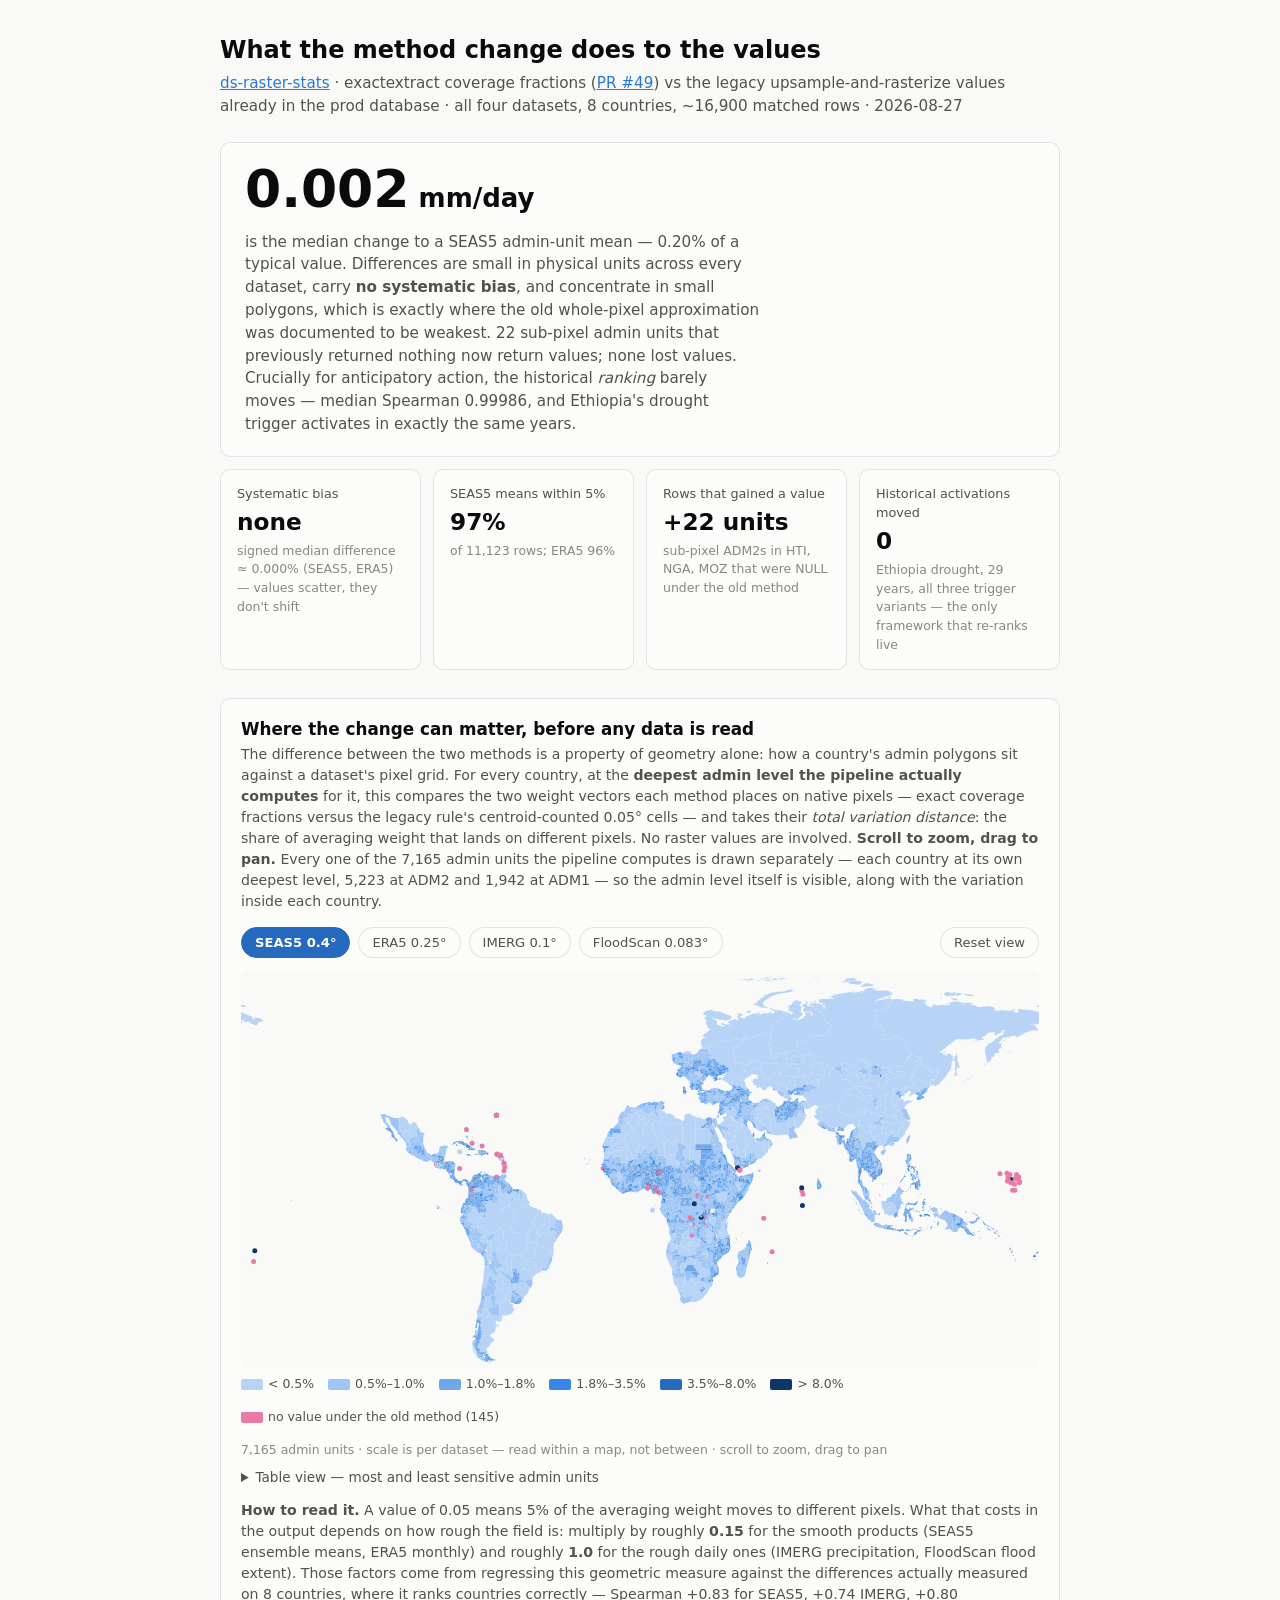
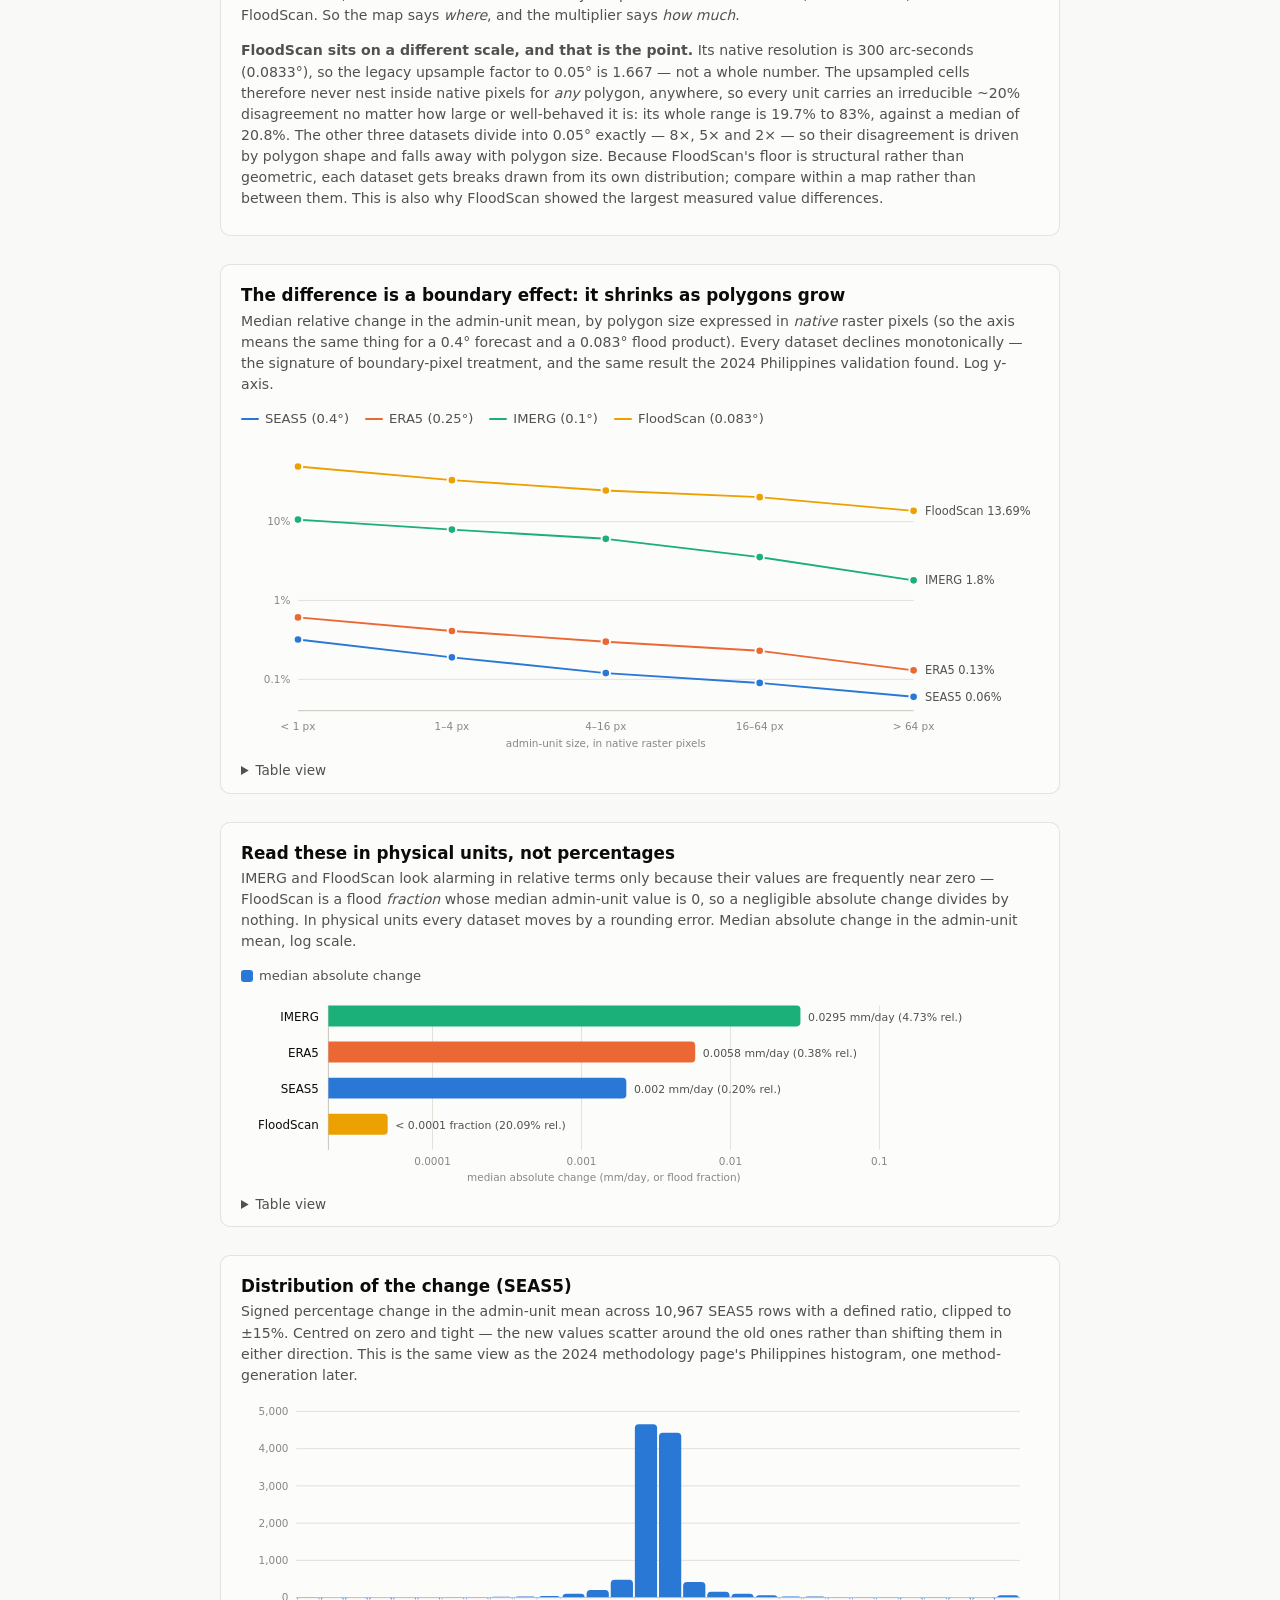
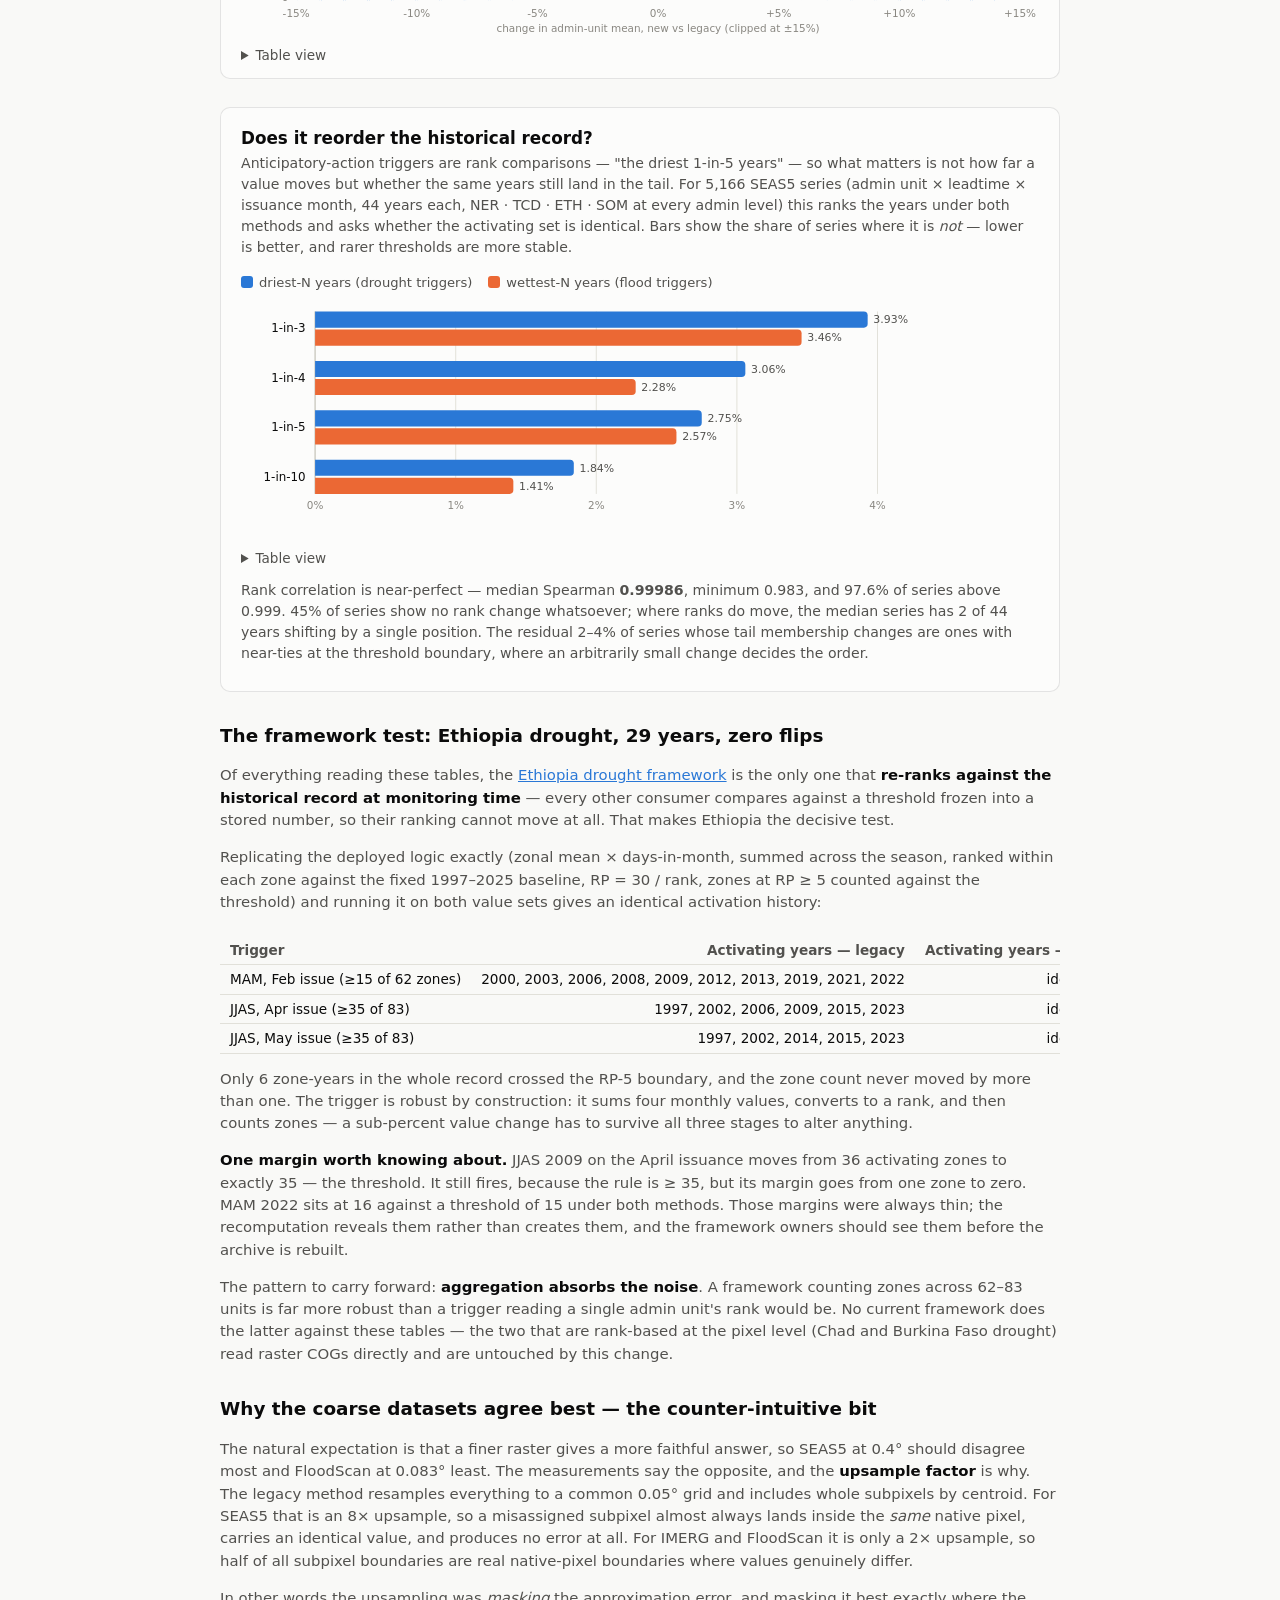
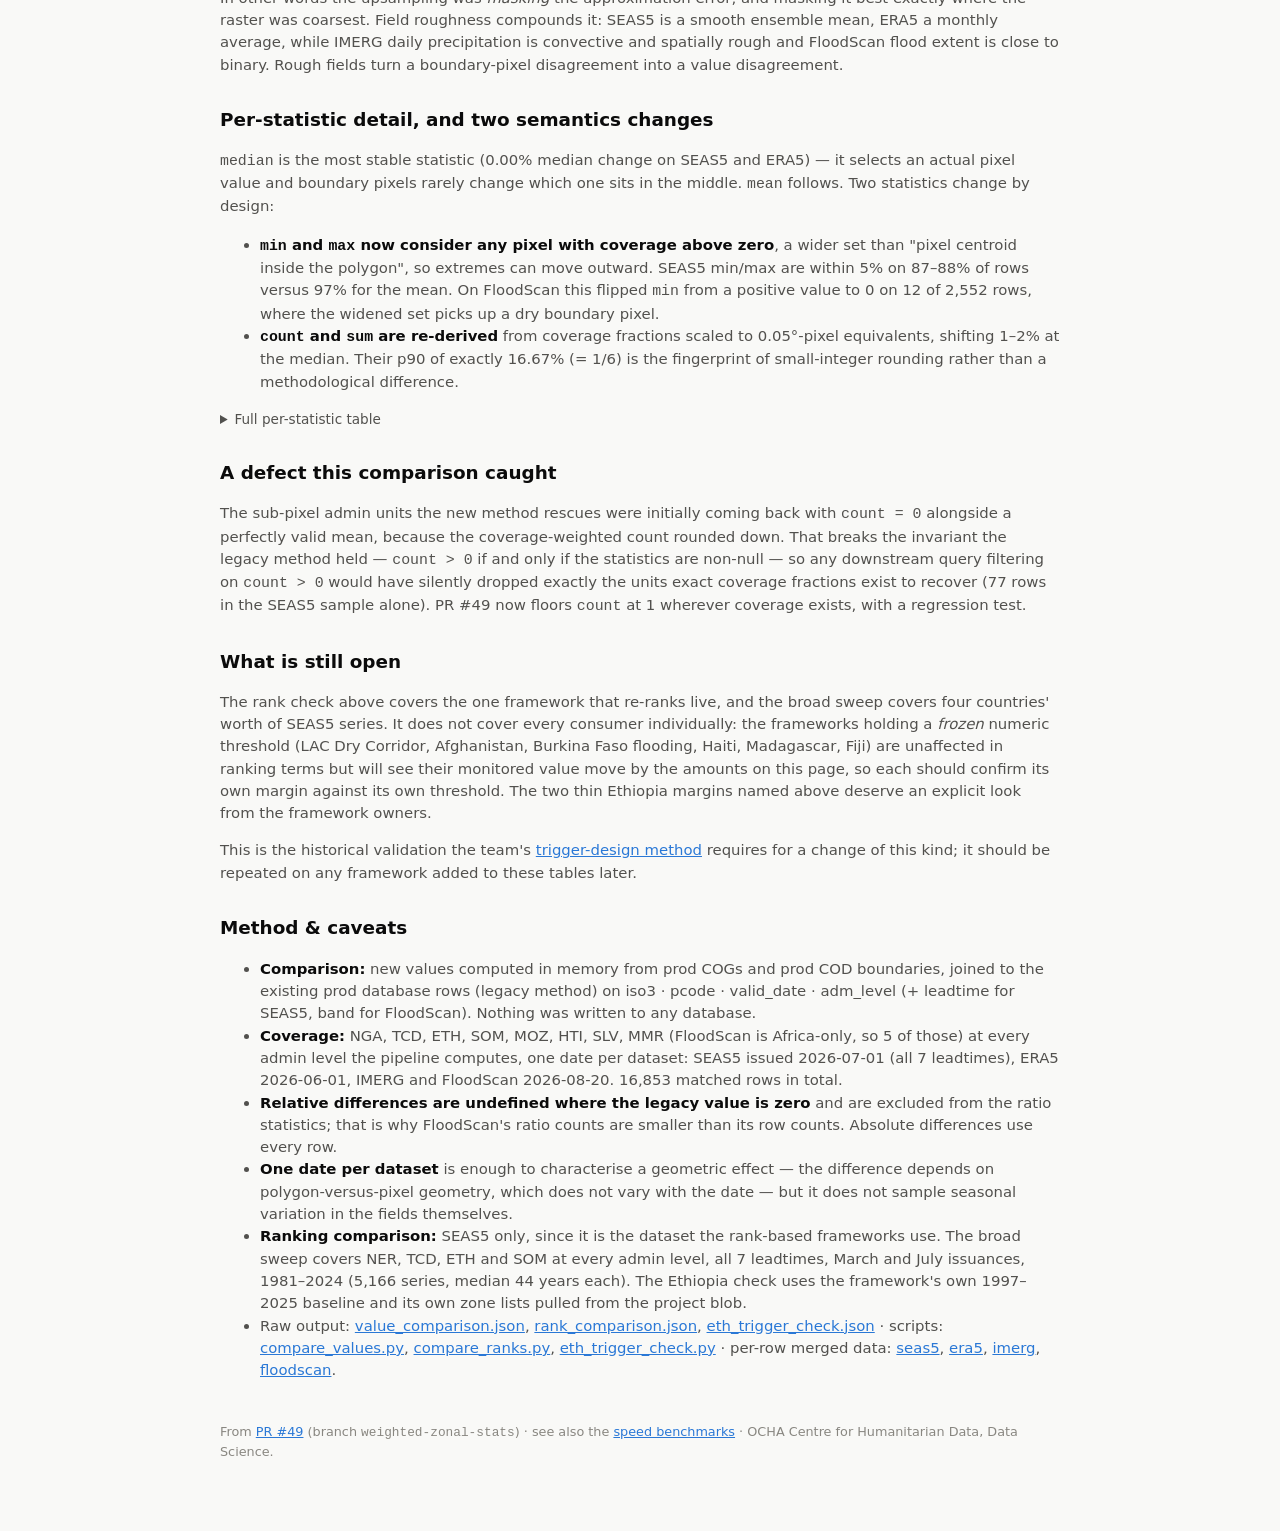
<file: method-change/index.html>
<!DOCTYPE html>
<html lang="en">
<head>
<meta charset="utf-8">
<meta name="viewport" content="width=device-width, initial-scale=1">
<title>ds-raster-stats · what the method change does to the values</title>
<style>
  :root {
    color-scheme: light;
    --page: #f9f9f7;
    --surface-1: #fcfcfb;
    --text-primary: #0b0b0b;
    --text-secondary: #52514e;
    --muted: #898781;
    --grid: #e1e0d9;
    --baseline: #c3c2b7;
    --border: rgba(11,11,11,0.10);
    --s-seas5: #2a78d6;
    --s-era5: #eb6834;
    --s-imerg: #1baf7a;
    --s-floodscan: #eda100;
    --map-1: #b7d3f6; --map-2: #9ec5f4; --map-3: #6da7ec;
    --map-4: #3987e5; --map-5: #256abf; --map-6: #0d366b;
    --map-nodata: #e9e8e3;
    --map-dropped: #e87ba4;
  }
  @media (prefers-color-scheme: dark) {
    :root:where(:not([data-theme="light"])) {
      color-scheme: dark;
      --page: #0d0d0d;
      --surface-1: #1a1a19;
      --text-primary: #ffffff;
      --text-secondary: #c3c2b7;
      --muted: #898781;
      --grid: #2c2c2a;
      --baseline: #383835;
      --border: rgba(255,255,255,0.10);
      --s-seas5: #3987e5;
      --s-era5: #d95926;
      --s-imerg: #199e70;
      --s-floodscan: #c98500;
      --map-1: #0d366b; --map-2: #184f95; --map-3: #256abf;
      --map-4: #3987e5; --map-5: #6da7ec; --map-6: #cde2fb;
      --map-nodata: #262625;
      --map-dropped: #d55181;
    }
  }
  :root[data-theme="dark"] {
    color-scheme: dark;
    --page: #0d0d0d;
    --surface-1: #1a1a19;
    --text-primary: #ffffff;
    --text-secondary: #c3c2b7;
    --muted: #898781;
    --grid: #2c2c2a;
    --baseline: #383835;
    --border: rgba(255,255,255,0.10);
    --s-seas5: #3987e5;
    --s-era5: #d95926;
    --s-imerg: #199e70;
    --s-floodscan: #c98500;
    --map-1: #0d366b; --map-2: #184f95; --map-3: #256abf;
    --map-4: #3987e5; --map-5: #6da7ec; --map-6: #cde2fb;
    --map-nodata: #262625;
    --map-dropped: #d55181;
  }
  * { box-sizing: border-box; }
  body {
    margin: 0; background: var(--page); color: var(--text-primary);
    font-family: system-ui, -apple-system, "Segoe UI", sans-serif;
    line-height: 1.5;
  }
  .wrap { max-width: 880px; margin: 0 auto; padding: 32px 20px 80px; }
  header h1 { font-size: 1.5rem; margin: 0 0 4px; }
  header p.sub { color: var(--text-secondary); margin: 0 0 8px; font-size: .95rem; }
  a { color: var(--s-seas5); }
  .hero {
    display: flex; align-items: baseline; gap: 16px; flex-wrap: wrap;
    background: var(--surface-1); border: 1px solid var(--border);
    border-radius: 10px; padding: 20px 24px; margin: 24px 0 12px;
  }
  .hero .big { font-size: 52px; font-weight: 650; line-height: 1; }
  .hero .expl { color: var(--text-secondary); max-width: 34em; font-size: .95rem; }
  .tiles { display: grid; grid-template-columns: repeat(auto-fit, minmax(190px, 1fr)); gap: 12px; margin: 12px 0 8px; }
  .tile { background: var(--surface-1); border: 1px solid var(--border); border-radius: 10px; padding: 14px 16px; }
  .tile .label { color: var(--text-secondary); font-size: .8rem; }
  .tile .value { font-size: 1.45rem; font-weight: 650; margin-top: 2px; }
  .tile .note { color: var(--muted); font-size: .78rem; margin-top: 2px; }
  figure {
    margin: 28px 0; background: var(--surface-1); border: 1px solid var(--border);
    border-radius: 10px; padding: 18px 20px 12px;
  }
  figure h2 { font-size: 1.05rem; margin: 0 0 2px; }
  figure p.caption { color: var(--text-secondary); font-size: .88rem; margin: 0 0 14px; }
  .legend { display: flex; gap: 16px; font-size: .82rem; color: var(--text-secondary); margin-bottom: 10px; flex-wrap: wrap; }
  .legend .key { display: inline-flex; align-items: center; gap: 6px; }
  .legend .linekey { width: 18px; height: 2px; border-radius: 1px; }
  .legend .swatch { width: 12px; height: 12px; border-radius: 3px; }
  svg text { font-family: system-ui, -apple-system, "Segoe UI", sans-serif; }
  .chart-svg { width: 100%; height: auto; display: block; }
  details { margin-top: 8px; }
  details summary { cursor: pointer; color: var(--text-secondary); font-size: .85rem; }
  .scroll { overflow-x: auto; }
  table { border-collapse: collapse; margin-top: 8px; font-size: .85rem; width: 100%; }
  th, td { text-align: right; padding: 4px 10px; border-bottom: 1px solid var(--grid); font-variant-numeric: tabular-nums; white-space: nowrap; }
  th:first-child, td:first-child { text-align: left; }
  th { color: var(--text-secondary); font-weight: 600; }
  section.prose { margin: 30px 0; }
  section.prose h2 { font-size: 1.15rem; }
  section.prose p, section.prose li { color: var(--text-secondary); font-size: .93rem; }
  section.prose strong { color: var(--text-primary); }
  .tooltip {
    position: fixed; pointer-events: none; z-index: 10; display: none;
    background: var(--surface-1); color: var(--text-primary);
    border: 1px solid var(--border); border-radius: 8px;
    padding: 8px 12px; font-size: .82rem; box-shadow: 0 4px 14px rgba(0,0,0,.18);
  }
  .tooltip .t-title { color: var(--text-secondary); margin-bottom: 3px; }
  .tooltip .row { display: flex; align-items: center; gap: 7px; }
  .tooltip .row .k { width: 14px; height: 3px; border-radius: 1px; }
  .tooltip .row b { font-variant-numeric: tabular-nums; }
  .tooltip .row span { color: var(--text-secondary); }
  .mapctl { display: flex; gap: 8px; flex-wrap: wrap; margin: 0 0 12px; }
  .mapbtn {
    font: inherit; font-size: .82rem; cursor: pointer;
    background: var(--surface-1); color: var(--text-secondary);
    border: 1px solid var(--border); border-radius: 999px;
    padding: 5px 13px;
  }
  .mapbtn:hover { color: var(--text-primary); }
  .mapbtn.on {
    background: var(--map-5); border-color: var(--map-5);
    color: #fff; font-weight: 600;
  }
  .mapcanvas { width: 100%; display: block; border-radius: 6px;
    touch-action: none; background: var(--page); }
  .mapbtn.reset { margin-left: auto; }
  .maplegend { margin-top: 6px; }
  .legwrap { display: flex; gap: 14px; flex-wrap: wrap; align-items: center;
    font-size: .78rem; color: var(--text-secondary); }
  .legkey { display: inline-flex; align-items: center; gap: 5px; }
  .legsw { width: 22px; height: 11px; border-radius: 2px; display: inline-block; }
  .legnote { color: var(--muted); }
  footer { margin-top: 40px; color: var(--muted); font-size: .8rem; }
</style>
</head>
<body>
<div class="wrap">

<header>
  <h1>What the method change does to the values</h1>
  <p class="sub">
    <a href="../">ds-raster-stats</a> ·
    exactextract coverage fractions (<a href="https://github.com/OCHA-DAP/ds-raster-stats/pull/49">PR&nbsp;#49</a>)
    vs the legacy upsample-and-rasterize values already in the prod database ·
    all four datasets, 8 countries, ~16,900 matched rows · 2026-08-27
  </p>
</header>

<div class="hero">
  <div class="big">0.002<span style="font-size:26px"> mm/day</span></div>
  <div class="expl">
    is the median change to a SEAS5 admin-unit mean — 0.20% of a typical
    value. Differences are small in physical units across every dataset,
    carry <strong>no systematic bias</strong>, and concentrate in small
    polygons, which is exactly where the old whole-pixel approximation was
    documented to be weakest. 22 sub-pixel admin units that previously
    returned nothing now return values; none lost values. Crucially for
    anticipatory action, the historical <em>ranking</em> barely moves —
    median Spearman 0.99986, and Ethiopia's drought trigger activates in
    exactly the same years.
  </div>
</div>

<div class="tiles">
  <div class="tile">
    <div class="label">Systematic bias</div>
    <div class="value">none</div>
    <div class="note">signed median difference ≈ 0.000% (SEAS5, ERA5) — values scatter, they don't shift</div>
  </div>
  <div class="tile">
    <div class="label">SEAS5 means within 5%</div>
    <div class="value">97%</div>
    <div class="note">of 11,123 rows; ERA5 96%</div>
  </div>
  <div class="tile">
    <div class="label">Rows that gained a value</div>
    <div class="value">+22 units</div>
    <div class="note">sub-pixel ADM2s in HTI, NGA, MOZ that were NULL under the old method</div>
  </div>
  <div class="tile">
    <div class="label">Historical activations moved</div>
    <div class="value">0</div>
    <div class="note">Ethiopia drought, 29 years, all three trigger variants — the only framework that re-ranks live</div>
  </div>
</div>

<figure id="fig-map">
  <h2>Where the change can matter, before any data is read</h2>
  <p class="caption">
    The difference between the two methods is a property of geometry alone:
    how a country's admin polygons sit against a dataset's pixel grid. For
    every country, at the <strong>deepest admin level the pipeline actually
    computes</strong> for it, this compares the two weight vectors each
    method places on native pixels — exact coverage fractions versus the
    legacy rule's centroid-counted 0.05° cells — and takes their
    <em>total variation distance</em>: the share of averaging weight that
    lands on different pixels. No raster values are involved. <strong>Scroll to zoom, drag to pan.</strong> Every one of the 7,165 admin units the pipeline computes is drawn separately — each country at its own deepest level, 5,223 at ADM2 and 1,942 at ADM1 — so the admin level itself is visible, along with the variation inside each country.
  </p>
  <div class="mapctl" id="map-controls"></div>
  <div id="chart-map"></div>
  <div class="maplegend" id="map-legend"></div>
  <details><summary>Table view — most and least sensitive admin units</summary>
    <div class="scroll"><table>
      <thead><tr><th>P-code</th><th>Country</th><th>Level</th><th>SEAS5</th><th>ERA5</th><th>IMERG</th><th>FloodScan</th></tr></thead>
      <tbody id="map-tbody"></tbody>
    </table></div>
  </details>
  <p class="caption" style="margin-top:12px">
    <strong>How to read it.</strong> A value of 0.05 means 5% of the
    averaging weight moves to different pixels. What that costs in the
    output depends on how rough the field is: multiply by roughly
    <strong>0.15</strong> for the smooth products (SEAS5 ensemble means,
    ERA5 monthly) and roughly <strong>1.0</strong> for the rough daily ones
    (IMERG precipitation, FloodScan flood extent). Those factors come from
    regressing this geometric measure against the differences actually
    measured on 8 countries, where it ranks countries correctly — Spearman
    +0.83 for SEAS5, +0.74 IMERG, +0.80 FloodScan. So the map says
    <em>where</em>, and the multiplier says <em>how much</em>.
  </p>
  <p class="caption" style="margin-top:10px">
    <strong>FloodScan sits on a different scale, and that is the point.</strong>
    Its native resolution is 300 arc-seconds (0.0833°), so the legacy
    upsample factor to 0.05° is 1.667 — not a whole number. The upsampled
    cells therefore never nest inside native pixels for <em>any</em>
    polygon, anywhere, so every unit carries an irreducible ~20%
    disagreement no matter how large or well-behaved it is: its whole
    range is 19.7% to 83%, against a median of 20.8%. The other three
    datasets divide into 0.05° exactly — 8×, 5× and 2× — so their
    disagreement is driven by polygon shape and falls away with polygon
    size. Because FloodScan's floor is structural rather than geometric,
    each dataset gets breaks drawn from its own distribution; compare
    within a map rather than between them. This is also why FloodScan
    showed the largest measured value differences.
  </p>
</figure>

<figure id="fig-size">
  <h2>The difference is a boundary effect: it shrinks as polygons grow</h2>
  <p class="caption">
    Median relative change in the admin-unit mean, by polygon size expressed
    in <em>native</em> raster pixels (so the axis means the same thing for a
    0.4° forecast and a 0.083° flood product). Every dataset declines
    monotonically — the signature of boundary-pixel treatment, and the same
    result the 2024 Philippines validation found. Log y-axis.
  </p>
  <div class="legend">
    <span class="key"><span class="linekey" style="background:var(--s-seas5)"></span>SEAS5 (0.4°)</span>
    <span class="key"><span class="linekey" style="background:var(--s-era5)"></span>ERA5 (0.25°)</span>
    <span class="key"><span class="linekey" style="background:var(--s-imerg)"></span>IMERG (0.1°)</span>
    <span class="key"><span class="linekey" style="background:var(--s-floodscan)"></span>FloodScan (0.083°)</span>
  </div>
  <div id="chart-size"></div>
  <details><summary>Table view</summary>
    <div class="scroll"><table>
      <thead><tr><th>Polygon size</th><th>SEAS5</th><th>ERA5</th><th>IMERG</th><th>FloodScan</th></tr></thead>
      <tbody>
        <tr><td>&lt; 1 native px</td><td>0.32%</td><td>0.61%</td><td>10.61%</td><td>49.99%</td></tr>
        <tr><td>1–4 px</td><td>0.19%</td><td>0.41%</td><td>7.92%</td><td>33.58%</td></tr>
        <tr><td>4–16 px</td><td>0.12%</td><td>0.30%</td><td>6.05%</td><td>24.82%</td></tr>
        <tr><td>16–64 px</td><td>0.09%</td><td>0.23%</td><td>3.55%</td><td>20.43%</td></tr>
        <tr><td>&gt; 64 px</td><td>0.06%</td><td>0.13%</td><td>1.80%</td><td>13.69%</td></tr>
      </tbody>
    </table></div>
  </details>
</figure>

<figure id="fig-abs">
  <h2>Read these in physical units, not percentages</h2>
  <p class="caption">
    IMERG and FloodScan look alarming in relative terms only because their
    values are frequently near zero — FloodScan is a flood <em>fraction</em>
    whose median admin-unit value is 0, so a negligible absolute change
    divides by nothing. In physical units every dataset moves by a rounding
    error. Median absolute change in the admin-unit mean, log scale.
  </p>
  <div class="legend">
    <span class="key"><span class="swatch" style="background:var(--s-seas5)"></span>median absolute change</span>
  </div>
  <div id="chart-abs"></div>
  <details><summary>Table view</summary>
    <div class="scroll"><table>
      <thead><tr><th>Dataset</th><th>Native res</th><th>Typical value</th><th>Median abs. change</th><th>p90 abs. change</th><th>Median rel.</th><th>Within 5%</th></tr></thead>
      <tbody>
        <tr><td>SEAS5</td><td>0.4°</td><td>1.92 mm/day</td><td>0.0020 mm/day</td><td>0.038 mm/day</td><td>0.20%</td><td>97.1%</td></tr>
        <tr><td>ERA5</td><td>0.25°</td><td>1.80 mm/day</td><td>0.0058 mm/day</td><td>0.085 mm/day</td><td>0.38%</td><td>96.1%</td></tr>
        <tr><td>IMERG</td><td>0.1°</td><td>0.70 mm/day</td><td>0.0295 mm/day</td><td>0.586 mm/day</td><td>4.73%</td><td>51.7%</td></tr>
        <tr><td>FloodScan</td><td>0.083°</td><td>0.00 fraction</td><td>0.0000</td><td>0.0011</td><td>20.09%</td><td>15.3%</td></tr>
      </tbody>
    </table></div>
  </details>
</figure>

<figure id="fig-dist">
  <h2>Distribution of the change (SEAS5)</h2>
  <p class="caption">
    Signed percentage change in the admin-unit mean across 10,967 SEAS5 rows
    with a defined ratio, clipped to ±15%. Centred on zero and tight — the
    new values scatter around the old ones rather than shifting them in
    either direction. This is the same view as the 2024 methodology page's
    Philippines histogram, one method-generation later.
  </p>
  <div id="chart-dist"></div>
  <details><summary>Table view</summary>
    <div class="scroll"><table>
      <thead><tr><th>Band</th><th>Share of SEAS5 rows</th></tr></thead>
      <tbody>
        <tr><td>within ±1%</td><td>82.8%</td></tr>
        <tr><td>within ±5%</td><td>97.1%</td></tr>
        <tr><td>beyond ±5%</td><td>2.9%</td></tr>
      </tbody>
    </table></div>
  </details>
</figure>

<figure id="fig-rank">
  <h2>Does it reorder the historical record?</h2>
  <p class="caption">
    Anticipatory-action triggers are rank comparisons — "the driest 1-in-5
    years" — so what matters is not how far a value moves but whether the
    same years still land in the tail. For 5,166 SEAS5 series (admin unit ×
    leadtime × issuance month, 44 years each, NER · TCD · ETH · SOM at every
    admin level) this ranks the years under both methods and asks whether the
    activating set is identical. Bars show the share of series where it is
    <em>not</em> — lower is better, and rarer thresholds are more stable.
  </p>
  <div class="legend">
    <span class="key"><span class="swatch" style="background:var(--s-seas5)"></span>driest-N years (drought triggers)</span>
    <span class="key"><span class="swatch" style="background:var(--s-era5)"></span>wettest-N years (flood triggers)</span>
  </div>
  <div id="chart-rank"></div>
  <details><summary>Table view</summary>
    <div class="scroll"><table>
      <thead><tr><th>Threshold</th><th>Identical set (dry)</th><th>Identical set (wet)</th><th>Max years swapped</th></tr></thead>
      <tbody>
        <tr><td>1-in-3</td><td>96.07%</td><td>96.54%</td><td>3</td></tr>
        <tr><td>1-in-4</td><td>96.94%</td><td>97.72%</td><td>3</td></tr>
        <tr><td>1-in-5</td><td>97.25%</td><td>97.43%</td><td>2</td></tr>
        <tr><td>1-in-10</td><td>98.16%</td><td>98.59%</td><td>2</td></tr>
      </tbody>
    </table></div>
  </details>
  <p class="caption" style="margin-top:12px">
    Rank correlation is near-perfect — median Spearman <strong>0.99986</strong>,
    minimum 0.983, and 97.6% of series above 0.999. 45% of series show no rank
    change whatsoever; where ranks do move, the median series has 2 of 44
    years shifting by a single position. The residual 2–4% of series whose
    tail membership changes are ones with near-ties at the threshold
    boundary, where an arbitrarily small change decides the order.
  </p>
</figure>

<section class="prose">
  <h2>The framework test: Ethiopia drought, 29 years, zero flips</h2>
  <p>
    Of everything reading these tables, the
    <a href="https://github.com/OCHA-DAP/ds-knowledge-base/blob/main/frameworks/eth-drought/2026-06-09.md">Ethiopia
    drought framework</a> is the only one that <strong>re-ranks against the
    historical record at monitoring time</strong> — every other consumer
    compares against a threshold frozen into a stored number, so their
    ranking cannot move at all. That makes Ethiopia the decisive test.
  </p>
  <p>
    Replicating the deployed logic exactly (zonal mean × days-in-month,
    summed across the season, ranked within each zone against the fixed
    1997–2025 baseline, RP = 30 / rank, zones at RP ≥ 5 counted against the
    threshold) and running it on both value sets gives an identical
    activation history:
  </p>
  <div class="scroll"><table>
    <thead><tr><th>Trigger</th><th>Activating years — legacy</th><th>Activating years — new</th><th>Flips</th></tr></thead>
    <tbody>
      <tr><td>MAM, Feb issue (≥15 of 62 zones)</td><td>2000, 2003, 2006, 2008, 2009, 2012, 2013, 2019, 2021, 2022</td><td>identical</td><td>0</td></tr>
      <tr><td>JJAS, Apr issue (≥35 of 83)</td><td>1997, 2002, 2006, 2009, 2015, 2023</td><td>identical</td><td>0</td></tr>
      <tr><td>JJAS, May issue (≥35 of 83)</td><td>1997, 2002, 2014, 2015, 2023</td><td>identical</td><td>0</td></tr>
    </tbody>
  </table></div>
  <p style="margin-top:14px">
    Only 6 zone-years in the whole record crossed the RP-5 boundary, and the
    zone count never moved by more than one. The trigger is robust by
    construction: it sums four monthly values, converts to a rank, and then
    counts zones — a sub-percent value change has to survive all three stages
    to alter anything.
  </p>
  <p>
    <strong>One margin worth knowing about.</strong> JJAS 2009 on the April
    issuance moves from 36 activating zones to exactly 35 — the threshold. It
    still fires, because the rule is ≥ 35, but its margin goes from one zone
    to zero. MAM 2022 sits at 16 against a threshold of 15 under both
    methods. Those margins were always thin; the recomputation reveals them
    rather than creates them, and the framework owners should see them before
    the archive is rebuilt.
  </p>
  <p>
    The pattern to carry forward: <strong>aggregation absorbs the
    noise</strong>. A framework counting zones across 62–83 units is far more
    robust than a trigger reading a single admin unit's rank would be. No
    current framework does the latter against these tables — the two that are
    rank-based at the pixel level (Chad and Burkina Faso drought) read raster
    COGs directly and are untouched by this change.
  </p>
</section>

<section class="prose">
  <h2>Why the coarse datasets agree best — the counter-intuitive bit</h2>
  <p>
    The natural expectation is that a finer raster gives a more faithful
    answer, so SEAS5 at 0.4° should disagree most and FloodScan at 0.083°
    least. The measurements say the opposite, and the <strong>upsample
    factor</strong> is why. The legacy method resamples everything to a
    common 0.05° grid and includes whole subpixels by centroid. For SEAS5
    that is an 8× upsample, so a misassigned subpixel almost always lands
    inside the <em>same</em> native pixel, carries an identical value, and
    produces no error at all. For IMERG and FloodScan it is only a 2×
    upsample, so half of all subpixel boundaries are real native-pixel
    boundaries where values genuinely differ.
  </p>
  <p>
    In other words the upsampling was <em>masking</em> the approximation
    error, and masking it best exactly where the raster was coarsest. Field
    roughness compounds it: SEAS5 is a smooth ensemble mean, ERA5 a monthly
    average, while IMERG daily precipitation is convective and spatially
    rough and FloodScan flood extent is close to binary. Rough fields turn a
    boundary-pixel disagreement into a value disagreement.
  </p>
</section>

<section class="prose">
  <h2>Per-statistic detail, and two semantics changes</h2>
  <p>
    <code>median</code> is the most stable statistic (0.00% median change on
    SEAS5 and ERA5) — it selects an actual pixel value and boundary pixels
    rarely change which one sits in the middle. <code>mean</code> follows.
    Two statistics change by design:
  </p>
  <ul>
    <li><strong><code>min</code> and <code>max</code> now consider any pixel
      with coverage above zero</strong>, a wider set than "pixel centroid
      inside the polygon", so extremes can move outward. SEAS5 min/max are
      within 5% on 87–88% of rows versus 97% for the mean. On FloodScan this
      flipped <code>min</code> from a positive value to 0 on 12 of 2,552
      rows, where the widened set picks up a dry boundary pixel.</li>
    <li><strong><code>count</code> and <code>sum</code> are re-derived</strong>
      from coverage fractions scaled to 0.05°-pixel equivalents, shifting
      1–2% at the median. Their p90 of exactly 16.67% (= 1/6) is the
      fingerprint of small-integer rounding rather than a methodological
      difference.</li>
  </ul>
  <details><summary>Full per-statistic table</summary>
    <div class="scroll"><table>
      <thead><tr><th>Dataset · stat</th><th>Median |rel|</th><th>p90 |rel|</th><th>Signed median</th><th>Within 5%</th></tr></thead>
      <tbody>
        <tr><td>SEAS5 · mean</td><td>0.20%</td><td>1.81%</td><td>−0.000%</td><td>97.1%</td></tr>
        <tr><td>SEAS5 · median</td><td>0.00%</td><td>0.00%</td><td>0.000%</td><td>96.8%</td></tr>
        <tr><td>SEAS5 · min</td><td>0.00%</td><td>8.63%</td><td>−0.000%</td><td>87.3%</td></tr>
        <tr><td>SEAS5 · max</td><td>0.00%</td><td>8.28%</td><td>0.000%</td><td>88.4%</td></tr>
        <tr><td>SEAS5 · sum</td><td>2.24%</td><td>16.51%</td><td>0.071%</td><td>67.9%</td></tr>
        <tr><td>SEAS5 · std</td><td>1.22%</td><td>11.05%</td><td>0.149%</td><td>80.0%</td></tr>
        <tr><td>SEAS5 · count</td><td>1.25%</td><td>16.67%</td><td>0.000%</td><td>73.8%</td></tr>
        <tr><td>ERA5 · mean</td><td>0.38%</td><td>2.08%</td><td>−0.000%</td><td>96.1%</td></tr>
        <tr><td>ERA5 · median</td><td>0.00%</td><td>0.00%</td><td>−0.000%</td><td>94.9%</td></tr>
        <tr><td>ERA5 · min</td><td>0.00%</td><td>19.00%</td><td>−0.000%</td><td>80.3%</td></tr>
        <tr><td>ERA5 · max</td><td>0.00%</td><td>18.26%</td><td>0.000%</td><td>81.8%</td></tr>
        <tr><td>IMERG · mean</td><td>4.73%</td><td>25.47%</td><td>0.219%</td><td>51.7%</td></tr>
        <tr><td>IMERG · median</td><td>0.45%</td><td>27.19%</td><td>−0.000%</td><td>71.1%</td></tr>
        <tr><td>FloodScan · mean</td><td>20.09%</td><td>85.19%</td><td>3.707%</td><td>15.3%</td></tr>
        <tr><td>FloodScan · count</td><td>1.35%</td><td>12.50%</td><td>0.000%</td><td>75.2%</td></tr>
      </tbody>
    </table></div>
  </details>
</section>

<section class="prose">
  <h2>A defect this comparison caught</h2>
  <p>
    The sub-pixel admin units the new method rescues were initially coming
    back with <code>count = 0</code> alongside a perfectly valid mean,
    because the coverage-weighted count rounded down. That breaks the
    invariant the legacy method held — <code>count &gt; 0</code> if and only
    if the statistics are non-null — so any downstream query filtering on
    <code>count &gt; 0</code> would have silently dropped exactly the units
    exact coverage fractions exist to recover (77 rows in the SEAS5 sample
    alone). PR&nbsp;#49 now floors <code>count</code> at 1 wherever coverage
    exists, with a regression test.
  </p>
</section>

<section class="prose">
  <h2>What is still open</h2>
  <p>
    The rank check above covers the one framework that re-ranks live, and the
    broad sweep covers four countries' worth of SEAS5 series. It does not
    cover every consumer individually: the frameworks holding a
    <em>frozen</em> numeric threshold (LAC Dry Corridor, Afghanistan, Burkina
    Faso flooding, Haiti, Madagascar, Fiji) are unaffected in ranking terms
    but will see their monitored value move by the amounts on this page, so
    each should confirm its own margin against its own threshold. The two
    thin Ethiopia margins named above deserve an explicit look from the
    framework owners.
  </p>
  <p>
    This is the historical validation the team's
    <a href="https://github.com/OCHA-DAP/ds-knowledge-base/blob/main/methods/trigger-design.md">trigger-design method</a>
    requires for a change of this kind; it should be repeated on any
    framework added to these tables later.
  </p>
</section>

<section class="prose">
  <h2>Method &amp; caveats</h2>
  <ul>
    <li><strong>Comparison:</strong> new values computed in memory from prod
      COGs and prod COD boundaries, joined to the existing prod database rows
      (legacy method) on iso3 · pcode · valid_date · adm_level (+ leadtime
      for SEAS5, band for FloodScan). Nothing was written to any database.</li>
    <li><strong>Coverage:</strong> NGA, TCD, ETH, SOM, MOZ, HTI, SLV, MMR
      (FloodScan is Africa-only, so 5 of those) at every admin level the
      pipeline computes, one date per dataset: SEAS5 issued 2026-07-01 (all
      7 leadtimes), ERA5 2026-06-01, IMERG and FloodScan 2026-08-20.
      16,853 matched rows in total.</li>
    <li><strong>Relative differences are undefined where the legacy value is
      zero</strong> and are excluded from the ratio statistics; that is why
      FloodScan's ratio counts are smaller than its row counts. Absolute
      differences use every row.</li>
    <li><strong>One date per dataset</strong> is enough to characterise a
      geometric effect — the difference depends on polygon-versus-pixel
      geometry, which does not vary with the date — but it does not sample
      seasonal variation in the fields themselves.</li>
    <li><strong>Ranking comparison:</strong> SEAS5 only, since it is the
      dataset the rank-based frameworks use. The broad sweep covers NER, TCD,
      ETH and SOM at every admin level, all 7 leadtimes, March and July
      issuances, 1981–2024 (5,166 series, median 44 years each). The Ethiopia
      check uses the framework's own 1997–2025 baseline and its own zone
      lists pulled from the project blob.</li>
    <li>Raw output: <a href="value_comparison.json">value_comparison.json</a>,
      <a href="rank_comparison.json">rank_comparison.json</a>,
      <a href="eth_trigger_check.json">eth_trigger_check.json</a>
      · scripts: <a href="compare_values.py">compare_values.py</a>,
      <a href="compare_ranks.py">compare_ranks.py</a>,
      <a href="eth_trigger_check.py">eth_trigger_check.py</a> ·
      per-row merged data:
      <a href="cmp_seas5.csv">seas5</a>,
      <a href="cmp_era5.csv">era5</a>,
      <a href="cmp_imerg.csv">imerg</a>,
      <a href="cmp_floodscan.csv">floodscan</a>.</li>
  </ul>
</section>

<footer>
  From <a href="https://github.com/OCHA-DAP/ds-raster-stats/pull/49">PR #49</a>
  (branch <code>weighted-zonal-stats</code>) · see also the
  <a href="../benchmarks/">speed benchmarks</a> ·
  OCHA Centre for Humanitarian Data, Data Science.
</footer>

</div>

<div class="tooltip" id="tooltip"></div>

<script>
(function () {
  "use strict";
  var css = getComputedStyle(document.documentElement);
  function color(n) { return css.getPropertyValue(n).trim(); }
  var NS = "http://www.w3.org/2000/svg";
  function el(tag, attrs, parent) {
    var e = document.createElementNS(NS, tag);
    for (var k in attrs) e.setAttribute(k, attrs[k]);
    if (parent) parent.appendChild(e);
    return e;
  }
  var tooltip = document.getElementById("tooltip");
  function showTip(evt, title, rows) {
    tooltip.textContent = "";
    var t = document.createElement("div");
    t.className = "t-title"; t.textContent = title;
    tooltip.appendChild(t);
    rows.forEach(function (r) {
      var d = document.createElement("div"); d.className = "row";
      var k = document.createElement("span"); k.className = "k";
      k.style.background = r.color;
      var b = document.createElement("b"); b.textContent = r.value;
      var s = document.createElement("span"); s.textContent = r.label;
      d.appendChild(k); d.appendChild(b); d.appendChild(s);
      tooltip.appendChild(d);
    });
    tooltip.style.display = "block";
    moveTip(evt);
  }
  function moveTip(evt) {
    var x = evt.clientX + 14, y = evt.clientY + 14;
    var r = tooltip.getBoundingClientRect();
    if (x + r.width > window.innerWidth - 8) x = evt.clientX - r.width - 14;
    if (y + r.height > window.innerHeight - 8) y = evt.clientY - r.height - 14;
    tooltip.style.left = x + "px"; tooltip.style.top = y + "px";
  }
  function hideTip() { tooltip.style.display = "none"; }

  // ---- per-admin-unit geometric sensitivity map (canvas, zoomable) ----
  (function () {
    var DS = [
      { key: "s", label: "SEAS5", res: "0.4°" },
      { key: "e", label: "ERA5", res: "0.25°" },
      { key: "i", label: "IMERG", res: "0.1°" },
      { key: "f", label: "FloodScan", res: "0.083°" }
    ];
    // Breaks are per dataset, from that dataset's own distribution over
    // the 7,165 units. A single absolute scale put every FloodScan unit
    // in one class (its whole range is 19.7-83%), hiding real structure.
    var BINS = {
      s: [0.005, 0.01, 0.018, 0.035, 0.08],
      e: [0.008, 0.015, 0.028, 0.05, 0.12],
      i: [0.02, 0.035, 0.06, 0.10, 0.20],
      f: [0.20, 0.205, 0.215, 0.235, 0.32]
    };
    function pct(v) {
      var x = v * 100;
      return (x < 10 ? x.toFixed(1) : x.toFixed(x % 1 ? 1 : 0)) + "%";
    }
    function binLabels(key) {
      var b = BINS[key], out = ["< " + pct(b[0])];
      for (var i = 1; i < b.length; i++) {
        out.push(pct(b[i - 1]) + "–" + pct(b[i]));
      }
      out.push("> " + pct(b[b.length - 1]));
      return out;
    }
    var current = "s";
    var DATA = null, FEATS = [], RINGS = [];

    var wrap = document.getElementById("chart-map");
    var ctlEl = document.getElementById("map-controls");
    var legEl = document.getElementById("map-legend");
    var tbody = document.getElementById("map-tbody");

    // world extent; view is a window onto it that zoom/pan moves
    var LON0 = -180, LON1 = 180, LAT0 = -58, LAT1 = 84;
    var CW = 880, CH = 440;
    var view = { x: LON0, y: LAT1, w: LON1 - LON0, h: LAT1 - LAT0 };
    var HOME = { x: view.x, y: view.y, w: view.w, h: view.h };

    var cv = document.createElement("canvas");
    cv.className = "mapcanvas";
    var pick = document.createElement("canvas");  // offscreen index layer
    var ctx, pctx, dpr = 1;

    function sizeCanvas() {
      dpr = Math.min(window.devicePixelRatio || 1, 2);
      var cssW = wrap.clientWidth || CW;
      var cssH = Math.round(cssW * CH / CW);
      cv.style.width = cssW + "px";
      cv.style.height = cssH + "px";
      cv.width = Math.round(cssW * dpr);
      cv.height = Math.round(cssH * dpr);
      pick.width = cv.width;
      pick.height = cv.height;
      ctx = cv.getContext("2d");
      pctx = pick.getContext("2d", { willReadFrequently: true });
    }

    function sx(lon) { return (lon - view.x) / view.w * cv.width; }
    function sy(lat) { return (view.y - lat) / view.h * cv.height; }

    function ramp() {
      var out = [];
      for (var i = 1; i <= 6; i++) out.push(color("--map-" + i));
      return out;
    }
    function binOf(v) {
      var b = BINS[current];
      for (var i = 0; i < b.length; i++) if (v < b[i]) return i;
      return b.length;
    }
    function idToColor(i) {
      var n = i + 1;
      return "rgb(" + (n & 255) + "," + ((n >> 8) & 255) + "," +
        ((n >> 16) & 255) + ")";
    }

    function draw() {
      var R = ramp();
      var missing = color("--map-nodata");
      var dropped = color("--map-dropped");
      var stroke = color("--surface-1");
      ctx.clearRect(0, 0, cv.width, cv.height);
      pctx.clearRect(0, 0, pick.width, pick.height);
      // hairlines only help once units are big enough on screen
      var lw = view.w < 90 ? Math.max(0.4, 0.9 * dpr) : 0;
      ctx.lineWidth = lw;
      ctx.strokeStyle = stroke;
      ctx.lineJoin = "round";

      for (var k = 0; k < FEATS.length; k++) {
        var f = FEATS[k];
        var v = f[current];
        var fill;
        if (typeof v !== "number") fill = missing;
        else if (v < 0) fill = dropped;
        else fill = R[binOf(v)];

        var rings = RINGS[k];
        if (rings) {
          ctx.beginPath();
          pctx.beginPath();
          for (var r = 0; r < rings.length; r++) {
            var ring = rings[r];
            for (var p = 0; p < ring.length; p += 2) {
              var X = sx(ring[p]), Y = sy(ring[p + 1]);
              if (p === 0) { ctx.moveTo(X, Y); pctx.moveTo(X, Y); }
              else { ctx.lineTo(X, Y); pctx.lineTo(X, Y); }
            }
            ctx.closePath();
            pctx.closePath();
          }
          ctx.fillStyle = fill;
          ctx.fill("evenodd");
          if (lw) ctx.stroke();
          pctx.fillStyle = idToColor(k);
          pctx.fill("evenodd");
        } else if (f.m) {
          var mx = sx(f.m[0]), my = sy(f.m[1]);
          var rad = Math.max(2.5 * dpr, Math.min(7 * dpr, 60 / view.w * dpr));
          ctx.beginPath();
          ctx.arc(mx, my, rad, 0, 6.2832);
          ctx.fillStyle = fill;
          ctx.fill();
          if (lw) ctx.stroke();
          pctx.beginPath();
          pctx.arc(mx, my, rad + 1, 0, 6.2832);
          pctx.fillStyle = idToColor(k);
          pctx.fill();
        }
      }
    }

    function featureAt(evt) {
      var b = cv.getBoundingClientRect();
      var x = Math.round((evt.clientX - b.left) / b.width * pick.width);
      var y = Math.round((evt.clientY - b.top) / b.height * pick.height);
      if (x < 0 || y < 0 || x >= pick.width || y >= pick.height) return -1;
      var d = pctx.getImageData(x, y, 1, 1).data;
      var id = d[0] | (d[1] << 8) | (d[2] << 16);
      return id > 0 ? id - 1 : -1;
    }

    function bindInteraction() {
      var dragging = false, lastX = 0, lastY = 0, moved = false;

      cv.addEventListener("pointermove", function (evt) {
        if (dragging) {
          var b = cv.getBoundingClientRect();
          var dx = (evt.clientX - lastX) / b.width * view.w;
          var dy = (evt.clientY - lastY) / b.height * view.h;
          view.x -= dx; view.y += dy;
          lastX = evt.clientX; lastY = evt.clientY;
          moved = true;
          draw();
          hideTip();
          return;
        }
        var id = featureAt(evt);
        if (id < 0) { hideTip(); return; }
        var f = FEATS[id];
        var rows = DS.filter(function (d) {
          return typeof f[d.key] === "number";
        }).map(function (d) {
          var v = f[d.key];
          return {
            color: d.key === current ? color("--map-5") : "transparent",
            value: v < 0 ? "no value" : (v * 100).toFixed(1) + "%",
            label: d.label
          };
        });
        showTip(evt, f.p + " · " + f.i + " · adm" + f.l,
          rows.length ? rows
            : [{ color: "transparent", value: "—", label: "no coverage" }]);
      });
      cv.addEventListener("pointerleave", hideTip);
      cv.addEventListener("pointerdown", function (evt) {
        dragging = true; moved = false;
        lastX = evt.clientX; lastY = evt.clientY;
        cv.setPointerCapture(evt.pointerId);
        cv.style.cursor = "grabbing";
      });
      cv.addEventListener("pointerup", function (evt) {
        dragging = false;
        cv.style.cursor = "grab";
        try { cv.releasePointerCapture(evt.pointerId); } catch (e) {}
      });
      cv.addEventListener("wheel", function (evt) {
        evt.preventDefault();
        var b = cv.getBoundingClientRect();
        var fx = (evt.clientX - b.left) / b.width;
        var fy = (evt.clientY - b.top) / b.height;
        var lon = view.x + fx * view.w;
        var lat = view.y - fy * view.h;
        var k = evt.deltaY > 0 ? 1.18 : 1 / 1.18;
        var nw = Math.min(HOME.w, Math.max(1.2, view.w * k));
        var nh = nw * (HOME.h / HOME.w);
        view.x = lon - fx * nw;
        view.y = lat + fy * nh;
        view.w = nw; view.h = nh;
        draw();
      }, { passive: false });
    }

    function renderLegend(counts) {
      legEl.textContent = "";
      var lw = document.createElement("div");
      lw.className = "legwrap";
      var LBL = binLabels(current);
      ramp().forEach(function (c, i) {
        var k = document.createElement("span");
        k.className = "legkey";
        var sw = document.createElement("span");
        sw.className = "legsw";
        sw.style.background = c;
        var tx = document.createElement("span");
        tx.textContent = LBL[i];
        k.appendChild(sw); k.appendChild(tx); lw.appendChild(k);
      });
      if (counts.dropped) {
        var kd = document.createElement("span");
        kd.className = "legkey";
        var sd = document.createElement("span");
        sd.className = "legsw";
        sd.style.background = color("--map-dropped");
        var td = document.createElement("span");
        td.textContent = "no value under the old method (" +
          counts.dropped + ")";
        kd.appendChild(sd); kd.appendChild(td); lw.appendChild(kd);
      }
      var note = document.createElement("span");
      note.className = "legnote";
      note.textContent = counts.total.toLocaleString("en-US") +
        " admin units · scale is per dataset — read within a map, " +
        "not between · scroll to zoom, drag to pan";
      lw.appendChild(note);
      legEl.appendChild(lw);
    }

    function renderTable() {
      tbody.textContent = "";
      var withV = FEATS.filter(function (f) {
        return typeof f[current] === "number" && f[current] >= 0;
      }).sort(function (a, b) { return b[current] - a[current]; });
      var pick2 = withV.slice(0, 8).concat([null]).concat(withV.slice(-4));
      pick2.forEach(function (f) {
        var tr = document.createElement("tr");
        if (f === null) {
          var td = document.createElement("td");
          td.colSpan = 7; td.textContent = "…";
          td.style.color = color("--muted");
          tr.appendChild(td); tbody.appendChild(tr); return;
        }
        [f.p, f.i, "adm" + f.l].forEach(function (v) {
          var td = document.createElement("td");
          td.textContent = v; tr.appendChild(td);
        });
        DS.forEach(function (d) {
          var td = document.createElement("td");
          var v = f[d.key];
          td.textContent = typeof v !== "number" ? "—"
            : v < 0 ? "none" : (v * 100).toFixed(1) + "%";
          if (d.key === current) td.style.fontWeight = "600";
          tr.appendChild(td);
        });
        tbody.appendChild(tr);
      });
    }

    function refresh() {
      draw();
      var dropped = 0;
      FEATS.forEach(function (f) {
        if (f[current] === -1) dropped++;
      });
      renderLegend({ total: FEATS.length, dropped: dropped });
      renderTable();
    }

    function buildControls() {
      ctlEl.textContent = "";
      DS.forEach(function (d) {
        var b = document.createElement("button");
        b.type = "button";
        b.className = "mapbtn" + (d.key === current ? " on" : "");
        b.textContent = d.label + " " + d.res;
        b.addEventListener("click", function () {
          current = d.key;
          Array.prototype.forEach.call(ctlEl.querySelectorAll(".mapbtn"),
            function (x) { x.classList.remove("on"); });
          b.classList.add("on");
          refresh();
        });
        ctlEl.appendChild(b);
      });
      var reset = document.createElement("button");
      reset.type = "button";
      reset.className = "mapbtn reset";
      reset.textContent = "Reset view";
      reset.addEventListener("click", function () {
        view = { x: HOME.x, y: HOME.y, w: HOME.w, h: HOME.h };
        draw();
      });
      ctlEl.appendChild(reset);
    }

    fetch("admin_map.json").then(function (r) { return r.json(); })
      .then(function (j) {
        DATA = j;
        FEATS = j.features;
        var q = j.quant;
        // decode delta rings once, into absolute degrees
        RINGS = FEATS.map(function (f) {
          if (!f.r) return null;
          return f.r.map(function (enc) {
            var out = new Float32Array(enc.length);
            var x = enc[0], y = enc[1];
            out[0] = x * q; out[1] = y * q;
            for (var p = 2; p < enc.length; p += 2) {
              x += enc[p]; y += enc[p + 1];
              out[p] = x * q; out[p + 1] = y * q;
            }
            return out;
          });
        });
        wrap.textContent = "";
        wrap.appendChild(cv);
        cv.style.cursor = "grab";
        sizeCanvas();
        buildControls();
        bindInteraction();
        refresh();
        window.addEventListener("resize", function () {
          sizeCanvas(); draw();
        });
      })
      .catch(function () { wrap.textContent = "Could not load map data."; });
  })();

  // ---- difference vs polygon size (4 series, log y) ----
  (function () {
    var BUCKETS = ["< 1 px", "1–4 px", "4–16 px", "16–64 px", "> 64 px"];
    var SERIES = [
      { key: "SEAS5", c: "--s-seas5", v: [0.32, 0.19, 0.12, 0.09, 0.06] },
      { key: "ERA5", c: "--s-era5", v: [0.61, 0.41, 0.30, 0.23, 0.13] },
      { key: "IMERG", c: "--s-imerg", v: [10.61, 7.92, 6.05, 3.55, 1.80] },
      { key: "FloodScan", c: "--s-floodscan", v: [49.99, 33.58, 24.82, 20.43, 13.69] }
    ];
    var W = 840, H = 330, padL = 60, padR = 132, padT = 12, padB = 44;
    var plotW = W - padL - padR, plotH = H - padT - padB;
    var yMin = Math.log10(0.04), yMax = Math.log10(80);
    var x = function (i) { return padL + (i / (BUCKETS.length - 1)) * plotW; };
    var y = function (v) { return padT + plotH - (Math.log10(v) - yMin) / (yMax - yMin) * plotH; };
    var svg = el("svg", { viewBox: "0 0 " + W + " " + H, "class": "chart-svg",
      role: "img", "aria-label": "Median relative difference in the admin-unit mean by polygon size, four datasets, log scale" },
      document.getElementById("chart-size"));

    [0.1, 1, 10].forEach(function (t) {
      el("line", { x1: padL, y1: y(t), x2: W - padR, y2: y(t),
        stroke: color("--grid"), "stroke-width": 1 }, svg);
      var l = el("text", { x: padL - 8, y: y(t) + 4, "text-anchor": "end",
        "font-size": 11, fill: color("--muted") }, svg);
      l.textContent = t + "%";
    });
    el("line", { x1: padL, y1: padT + plotH, x2: W - padR, y2: padT + plotH,
      stroke: color("--baseline"), "stroke-width": 1 }, svg);
    BUCKETS.forEach(function (b, i) {
      var l = el("text", { x: x(i), y: H - padB + 20, "text-anchor": "middle",
        "font-size": 11, fill: color("--muted") }, svg);
      l.textContent = b;
    });
    var xl = el("text", { x: padL + plotW / 2, y: H - 6, "text-anchor": "middle",
      "font-size": 11, fill: color("--muted") }, svg);
    xl.textContent = "admin-unit size, in native raster pixels";

    SERIES.forEach(function (s) {
      var col = color(s.c);
      var pts = s.v.map(function (v, i) { return x(i) + "," + y(v); });
      el("polyline", { points: pts.join(" "), fill: "none", stroke: col,
        "stroke-width": 2, "stroke-linejoin": "round", "stroke-linecap": "round" }, svg);
      s.v.forEach(function (v, i) {
        el("circle", { cx: x(i), cy: y(v), r: 4.5, fill: col,
          stroke: color("--surface-1"), "stroke-width": 2 }, svg);
      });
      var lbl = el("text", { x: x(BUCKETS.length - 1) + 12,
        y: y(s.v[s.v.length - 1]) + 4, "font-size": 12,
        fill: color("--text-secondary") }, svg);
      lbl.textContent = s.key + " " + s.v[s.v.length - 1] + "%";
    });

    BUCKETS.forEach(function (b, i) {
      var hit = el("rect", { x: x(i) - plotW / 10, y: padT,
        width: plotW / 5, height: plotH, fill: "transparent", tabindex: 0 }, svg);
      function over(evt) {
        showTip(evt, "admin units of " + b, SERIES.map(function (s) {
          return { color: color(s.c), value: s.v[i] + "%", label: s.key };
        }));
      }
      hit.addEventListener("pointermove", over);
      hit.addEventListener("pointerleave", hideTip);
      hit.addEventListener("focus", function () {
        var r = hit.getBoundingClientRect();
        over({ clientX: r.left + 30, clientY: r.top + 40 });
      });
      hit.addEventListener("blur", hideTip);
    });
  })();

  // ---- absolute change per dataset (log x bars) ----
  (function () {
    var rows = [
      { label: "IMERG", v: 0.0295, unit: "mm/day", c: "--s-imerg", rel: "4.73%" },
      { label: "ERA5", v: 0.0058, unit: "mm/day", c: "--s-era5", rel: "0.38%" },
      { label: "SEAS5", v: 0.0020, unit: "mm/day", c: "--s-seas5", rel: "0.20%" },
      { label: "FloodScan", v: 0.00005, unit: "fraction", c: "--s-floodscan", rel: "20.09%" }
    ];
    var W = 840, H = 200, labelW = 92, padR = 168, padT = 10, barH = 22, gap = 16;
    var plotW = W - labelW - padR;
    var xMin = Math.log10(0.00002), xMax = Math.log10(0.1);
    var x = function (v) { return labelW + (Math.log10(v) - xMin) / (xMax - xMin) * plotW; };
    var svg = el("svg", { viewBox: "0 0 " + W + " " + H, "class": "chart-svg",
      role: "img", "aria-label": "Median absolute change in the admin-unit mean per dataset, log scale" },
      document.getElementById("chart-abs"));
    var axisY = padT + rows.length * (barH + gap);
    [0.0001, 0.001, 0.01, 0.1].forEach(function (t) {
      el("line", { x1: x(t), y1: padT, x2: x(t), y2: axisY,
        stroke: color("--grid"), "stroke-width": 1 }, svg);
      var l = el("text", { x: x(t), y: axisY + 16, "text-anchor": "middle",
        "font-size": 11, fill: color("--muted") }, svg);
      l.textContent = t;
    });
    el("line", { x1: labelW, y1: padT, x2: labelW, y2: axisY,
      stroke: color("--baseline"), "stroke-width": 1 }, svg);
    var xl = el("text", { x: labelW + plotW / 2, y: axisY + 33, "text-anchor": "middle",
      "font-size": 11, fill: color("--muted") }, svg);
    xl.textContent = "median absolute change (mm/day, or flood fraction)";

    rows.forEach(function (r, i) {
      var yy = padT + i * (barH + gap);
      var lbl = el("text", { x: labelW - 10, y: yy + barH - 6, "text-anchor": "end",
        "font-size": 12.5, fill: color("--text-primary") }, svg);
      lbl.textContent = r.label;
      var w = Math.max(x(r.v) - labelW, 2);
      var col = color(r.c);
      el("path", { d: "M" + labelW + "," + yy + " L" + (labelW + w - 4) + "," + yy +
        " Q" + (labelW + w) + "," + yy + " " + (labelW + w) + "," + (yy + 4) +
        " L" + (labelW + w) + "," + (yy + barH - 4) +
        " Q" + (labelW + w) + "," + (yy + barH) + " " + (labelW + w - 4) + "," + (yy + barH) +
        " L" + labelW + "," + (yy + barH) + " Z", fill: col }, svg);
      var vl = el("text", { x: labelW + w + 8, y: yy + barH - 6, "font-size": 11.5,
        fill: color("--text-secondary") }, svg);
      vl.textContent = (r.v < 0.0001 ? "< 0.0001" : r.v) + " " + r.unit +
        "  (" + r.rel + " rel.)";
      var hit = el("rect", { x: 0, y: yy - gap / 2, width: W, height: barH + gap,
        fill: "transparent", tabindex: 0 }, svg);
      function over(evt) {
        showTip(evt, r.label + " — median change in admin-unit mean", [
          { color: col, value: (r.v < 0.0001 ? "< 0.0001" : String(r.v)) + " " + r.unit, label: "absolute" },
          { color: "transparent", value: r.rel, label: "relative" }
        ]);
      }
      hit.addEventListener("pointermove", over);
      hit.addEventListener("pointerleave", hideTip);
      hit.addEventListener("focus", function () {
        var b = hit.getBoundingClientRect();
        over({ clientX: b.left + 200, clientY: b.top + 10 });
      });
      hit.addEventListener("blur", hideTip);
    });
  })();

  // ---- activation-set stability by return period ----
  (function () {
    var RPS = ["1-in-3", "1-in-4", "1-in-5", "1-in-10"];
    var dry = [3.93, 3.06, 2.75, 1.84];
    var wet = [3.46, 2.28, 2.57, 1.41];
    var W = 840, H = 250, labelW = 78, padR = 96, padT = 10;
    var barH = 17, gap = 2, groupGap = 16;
    var groupH = barH * 2 + gap;
    var plotW = W - labelW - padR;
    var maxV = 4.5;
    var axisY = padT + RPS.length * (groupH + groupGap) - groupGap + 8;
    var x = function (v) { return labelW + (v / maxV) * plotW; };
    var svg = el("svg", { viewBox: "0 0 " + W + " " + H, "class": "chart-svg",
      role: "img", "aria-label": "Share of series whose activating year set changes, by return-period threshold" },
      document.getElementById("chart-rank"));

    [0, 1, 2, 3, 4].forEach(function (t) {
      el("line", { x1: x(t), y1: padT, x2: x(t), y2: axisY - 8,
        stroke: color("--grid"), "stroke-width": 1 }, svg);
      var l = el("text", { x: x(t), y: axisY + 8, "text-anchor": "middle",
        "font-size": 11, fill: color("--muted") }, svg);
      l.textContent = t + "%";
    });
    el("line", { x1: labelW, y1: padT, x2: labelW, y2: axisY - 8,
      stroke: color("--baseline"), "stroke-width": 1 }, svg);

    RPS.forEach(function (rp, i) {
      var y0 = padT + i * (groupH + groupGap);
      var lbl = el("text", { x: labelW - 10, y: y0 + groupH / 2 + 4,
        "text-anchor": "end", "font-size": 12.5, fill: color("--text-primary") }, svg);
      lbl.textContent = rp;
      [[dry[i], color("--s-seas5"), 0, "driest"],
       [wet[i], color("--s-era5"), 1, "wettest"]].forEach(function (s) {
        var w = Math.max((s[0] / maxV) * plotW, 2);
        var yy = y0 + s[2] * (barH + gap);
        el("path", { d: "M" + labelW + "," + yy + " L" + (labelW + w - 4) + "," + yy +
          " Q" + (labelW + w) + "," + yy + " " + (labelW + w) + "," + (yy + 4) +
          " L" + (labelW + w) + "," + (yy + barH - 4) +
          " Q" + (labelW + w) + "," + (yy + barH) + " " + (labelW + w - 4) + "," + (yy + barH) +
          " L" + labelW + "," + (yy + barH) + " Z", fill: s[1] }, svg);
        var vl = el("text", { x: labelW + w + 6, y: yy + barH - 4.5,
          "font-size": 11.5, fill: color("--text-secondary") }, svg);
        vl.textContent = s[0].toFixed(2) + "%";
      });
      var hit = el("rect", { x: 0, y: y0 - groupGap / 2, width: W,
        height: groupH + groupGap, fill: "transparent", tabindex: 0 }, svg);
      function over(evt) {
        showTip(evt, rp + " threshold — activating set changes in", [
          { color: color("--s-seas5"), value: dry[i].toFixed(2) + "%", label: "driest-N (drought)" },
          { color: color("--s-era5"), value: wet[i].toFixed(2) + "%", label: "wettest-N (flood)" },
          { color: "transparent", value: (100 - dry[i]).toFixed(2) + "%", label: "identical (dry)" }
        ]);
      }
      hit.addEventListener("pointermove", over);
      hit.addEventListener("pointerleave", hideTip);
      hit.addEventListener("focus", function () {
        var b = hit.getBoundingClientRect();
        over({ clientX: b.left + 200, clientY: b.top + 10 });
      });
      hit.addEventListener("blur", hideTip);
    });
  })();

  // ---- SEAS5 signed-difference histogram ----
  (function () {
    var counts = [15, 2, 4, 4, 8, 12, 13, 16, 20, 29, 44, 102, 205, 476, 4655, 4427, 416, 157, 103, 60, 32, 28, 19, 15, 16, 4, 13, 3, 3, 66];
    var edges = [];
    for (var i = -15; i <= 15; i++) edges.push(i);
    var W = 840, H = 250, padL = 58, padR = 20, padT = 12, padB = 42;
    var plotW = W - padL - padR, plotH = H - padT - padB;
    // round the axis up to a clean tick so the labels read as round numbers
    var maxC = 5000;
    var bw = plotW / counts.length;
    var x = function (i) { return padL + i * bw; };
    var y = function (c) { return padT + plotH - (c / maxC) * plotH; };
    var svg = el("svg", { viewBox: "0 0 " + W + " " + H, "class": "chart-svg",
      role: "img", "aria-label": "Histogram of signed percentage change in SEAS5 admin-unit means, centred on zero" },
      document.getElementById("chart-dist"));

    [0, 1000, 2000, 3000, 4000, 5000].forEach(function (c) {
      el("line", { x1: padL, y1: y(c), x2: W - padR, y2: y(c),
        stroke: color("--grid"), "stroke-width": 1 }, svg);
      var l = el("text", { x: padL - 8, y: y(c) + 4, "text-anchor": "end",
        "font-size": 11, fill: color("--muted") }, svg);
      l.textContent = c.toLocaleString("en-US");
    });
    counts.forEach(function (c, i) {
      if (c <= 0) return;
      var h = padT + plotH - y(c);
      el("path", { d: "M" + (x(i) + 1) + "," + (y(c) + 4) +
        " Q" + (x(i) + 1) + "," + y(c) + " " + (x(i) + 5) + "," + y(c) +
        " L" + (x(i) + bw - 5) + "," + y(c) +
        " Q" + (x(i) + bw - 1) + "," + y(c) + " " + (x(i) + bw - 1) + "," + (y(c) + 4) +
        " L" + (x(i) + bw - 1) + "," + (padT + plotH) +
        " L" + (x(i) + 1) + "," + (padT + plotH) + " Z",
        fill: color("--s-seas5") }, svg);
    });
    el("line", { x1: padL, y1: padT + plotH, x2: W - padR, y2: padT + plotH,
      stroke: color("--baseline"), "stroke-width": 1 }, svg);
    [-15, -10, -5, 0, 5, 10, 15].forEach(function (t) {
      var i = t + 15;
      var l = el("text", { x: x(i), y: H - padB + 20, "text-anchor": "middle",
        "font-size": 11, fill: color("--muted") }, svg);
      l.textContent = (t > 0 ? "+" : "") + t + "%";
    });
    var xl = el("text", { x: padL + plotW / 2, y: H - 6, "text-anchor": "middle",
      "font-size": 11, fill: color("--muted") }, svg);
    xl.textContent = "change in admin-unit mean, new vs legacy (clipped at ±15%)";

    counts.forEach(function (c, i) {
      var hit = el("rect", { x: x(i), y: padT, width: bw, height: plotH,
        fill: "transparent", tabindex: 0 }, svg);
      function over(evt) {
        showTip(evt, edges[i] + "% to " + (edges[i] + 1) + "%", [
          { color: color("--s-seas5"), value: c.toLocaleString("en-US"), label: "admin-unit rows" }
        ]);
      }
      hit.addEventListener("pointermove", over);
      hit.addEventListener("pointerleave", hideTip);
      hit.addEventListener("focus", function () {
        var b = hit.getBoundingClientRect();
        over({ clientX: b.left, clientY: b.top + 30 });
      });
      hit.addEventListener("blur", hideTip);
    });
  })();
})();
</script>
</body>
</html>
</file>
<file: assets/site.css>
/* HDX v2 design tokens, copied from OCHA-DAP/ds-geospatial-impact-estimates' pages template
 * (itself from OCHA-DAP/ds-storm-impact-harmonisation) so the team's Pages sites read as one
 * system. Gate-form styles dropped: nothing on this site is passphrase-gated.
 *
 * Light mode only, matching the reference: there is deliberately no prefers-color-scheme rule.
 * The only media queries are the 640px breakpoint and prefers-reduced-motion. */
:root {
  --b5:#269777; --b6:#1e795f; --b7:#18614c; --b05:#e9f5f1; --b1:#d4eae4;
  --n9:#1f2324; --n8:#3f4748; --n7:#5e6a6b; --n05:#f5f7f7;
}
* { box-sizing:border-box; }
body {
  margin:0; background:var(--n05); color:var(--n9);
  font-family:'Roboto',system-ui,-apple-system,'Segoe UI','Helvetica Neue',Arial,sans-serif;
  line-height:1.5;
}
.wrap { max-width:1080px; margin:0 auto; background:#fff; min-height:100vh;
        box-shadow:0 0 40px rgba(31,35,36,.06); }

/* ── hero ─────────────────────────────────────────────────────────────── */
.hero { position:relative; overflow:hidden; background:var(--b6); padding:56px 44px 48px; }
.hero canvas { position:absolute; inset:0; width:100%; height:100%; z-index:0; }
.hero .inner { position:relative; z-index:1; }
.eyebrow { font-size:11px; letter-spacing:.15em; text-transform:uppercase; font-weight:700;
           color:rgba(255,255,255,.88); margin:0 0 12px;
           text-shadow:0 1px 8px rgba(0,0,0,.25); }
.hero h1 { font-family:'Merriweather',Georgia,'Times New Roman',serif; font-weight:700;
           font-size:34px; line-height:1.2; color:#fff; margin:0 0 14px;
           text-shadow:0 2px 16px rgba(0,0,0,.28); }
.hero p { margin:0; font-size:15px; line-height:1.6; color:#fff; max-width:64ch;
          text-shadow:0 1px 10px rgba(0,0,0,.25); }

/* ── cards ────────────────────────────────────────────────────────────── */
main { padding:36px 44px 8px; }
.label { font-size:11px; font-weight:700; letter-spacing:.11em; text-transform:uppercase;
         color:var(--n7); margin:0 0 16px; }
.grid { display:grid; grid-template-columns:repeat(auto-fill,minmax(300px,1fr)); gap:16px; }

.k { display:flex; flex-direction:column; text-decoration:none; color:inherit;
     background:#fff; border:1px solid #e2e7e7; border-top:3px solid var(--b5);
     border-radius:5px; padding:18px 19px 14px;
     transition:box-shadow .18s ease, transform .18s ease; }
.k:hover, .k:focus-visible { box-shadow:0 4px 20px rgba(31,35,36,.10);
                             transform:translateY(-2px); outline:none; }
.k:focus-visible { border-color:var(--b5); box-shadow:0 0 0 3px var(--b1); }
.k h2 { font-family:'Merriweather',Georgia,serif; margin:0 0 8px; font-size:16px;
        font-weight:700; color:var(--b6); line-height:1.25; }
.k p { margin:0 0 14px; font-size:13.5px; color:var(--n8); line-height:1.55; flex:1; }
.k .foot { display:flex; justify-content:space-between; align-items:center; gap:10px;
           font-size:10.5px; color:var(--n7); text-transform:uppercase;
           letter-spacing:.06em; border-top:1px solid #f0f3f3; padding-top:10px; }
.k .foot em { font-style:normal; color:var(--b5); font-weight:500; }

.chip { display:inline-block; font-size:9px; padding:2.5px 7px; border-radius:10px;
        margin-left:7px; text-transform:uppercase; letter-spacing:.07em; font-weight:700;
        vertical-align:2.5px; font-family:'Roboto',sans-serif; }
.chip-ext { background:var(--b05); color:var(--b7); border:1px solid var(--b1); }

/* ── notes / footer ───────────────────────────────────────────────────── */
.note { margin:30px 44px 40px; padding:13px 17px; border-radius:4px;
        background:var(--b05); border-left:5px solid var(--b5);
        font-size:12.5px; color:var(--n8); line-height:1.6; }
.note code { background:#fff; border:1px solid var(--b1); padding:1.5px 6px;
             border-radius:3px; font-size:11.5px; color:var(--b7); }
.note a { color:var(--b6); }
.note p { margin:0 0 9px; }
.note p:last-child { margin-bottom:0; }

@media (max-width:640px) {
  .hero { padding:40px 22px 34px; }
  .hero h1 { font-size:26px; }
  main { padding:26px 22px 4px; }
  .note { margin:24px 22px 32px; }
}
/* Respect users who ask for less motion — the canvas paints one static frame. */
@media (prefers-reduced-motion:reduce) { .hero canvas { animation:none; } }

/* ── feature card (the app) ───────────────────────────────────────────────
 * The app had been at / until the Pages restructure, so most people reaching
 * this page were trying to reach IT. It gets its own row and a screenshot:
 * someone who knows the tool recognises it far faster than they read a card.
 *
 * The image is a flex ITEM, not a background, so it keeps its intrinsic ratio
 * and cannot crop the map's edges away at an unlucky viewport. */
.grid-one { grid-template-columns:1fr; }
.label-2 { margin-top:30px; }

.k-feature { flex-direction:row; align-items:stretch; gap:0; padding:0; overflow:hidden; }
.k-feature .body { display:flex; flex-direction:column; padding:18px 19px 14px;
                   flex:1 1 48%; min-width:0; }
/* .k p grows by default so the foot sits at the bottom of a text-only card. In
 * the feature card the image already sets the height, so growing the paragraph
 * just opens a gap between it and the line beneath. Let the text sit at the top
 * and push the FOOT down instead. */
.k-feature .body p { flex:0 0 auto; margin-bottom:10px; }
.k-feature .shot { flex:1 1 52%; min-width:0; display:flex; align-items:flex-start;
                   background:var(--n05); border-left:1px solid #eef1f1; }
.k-feature .shot img { width:100%; height:auto; display:block; }
/* The right-hand cell of the foot is a plain span, not the /path/ em — say where
 * the reader has just come from, since that is the question they arrived with. */
.k-feature .foot span { color:var(--n7); }

@media (max-width:760px) {
  /* Stack before the text column gets too narrow to read; the screenshot is
     still worth showing, just beneath rather than beside. */
  .k-feature { flex-direction:column; }
  .k-feature .shot { border-left:0; border-top:1px solid #eef1f1; }
}
.k-feature .views { flex:0 0 auto; font-size:12px; color:var(--n7);
                    line-height:1.7; margin-bottom:14px; }
.k-feature .foot { margin-top:auto; }
</file>
